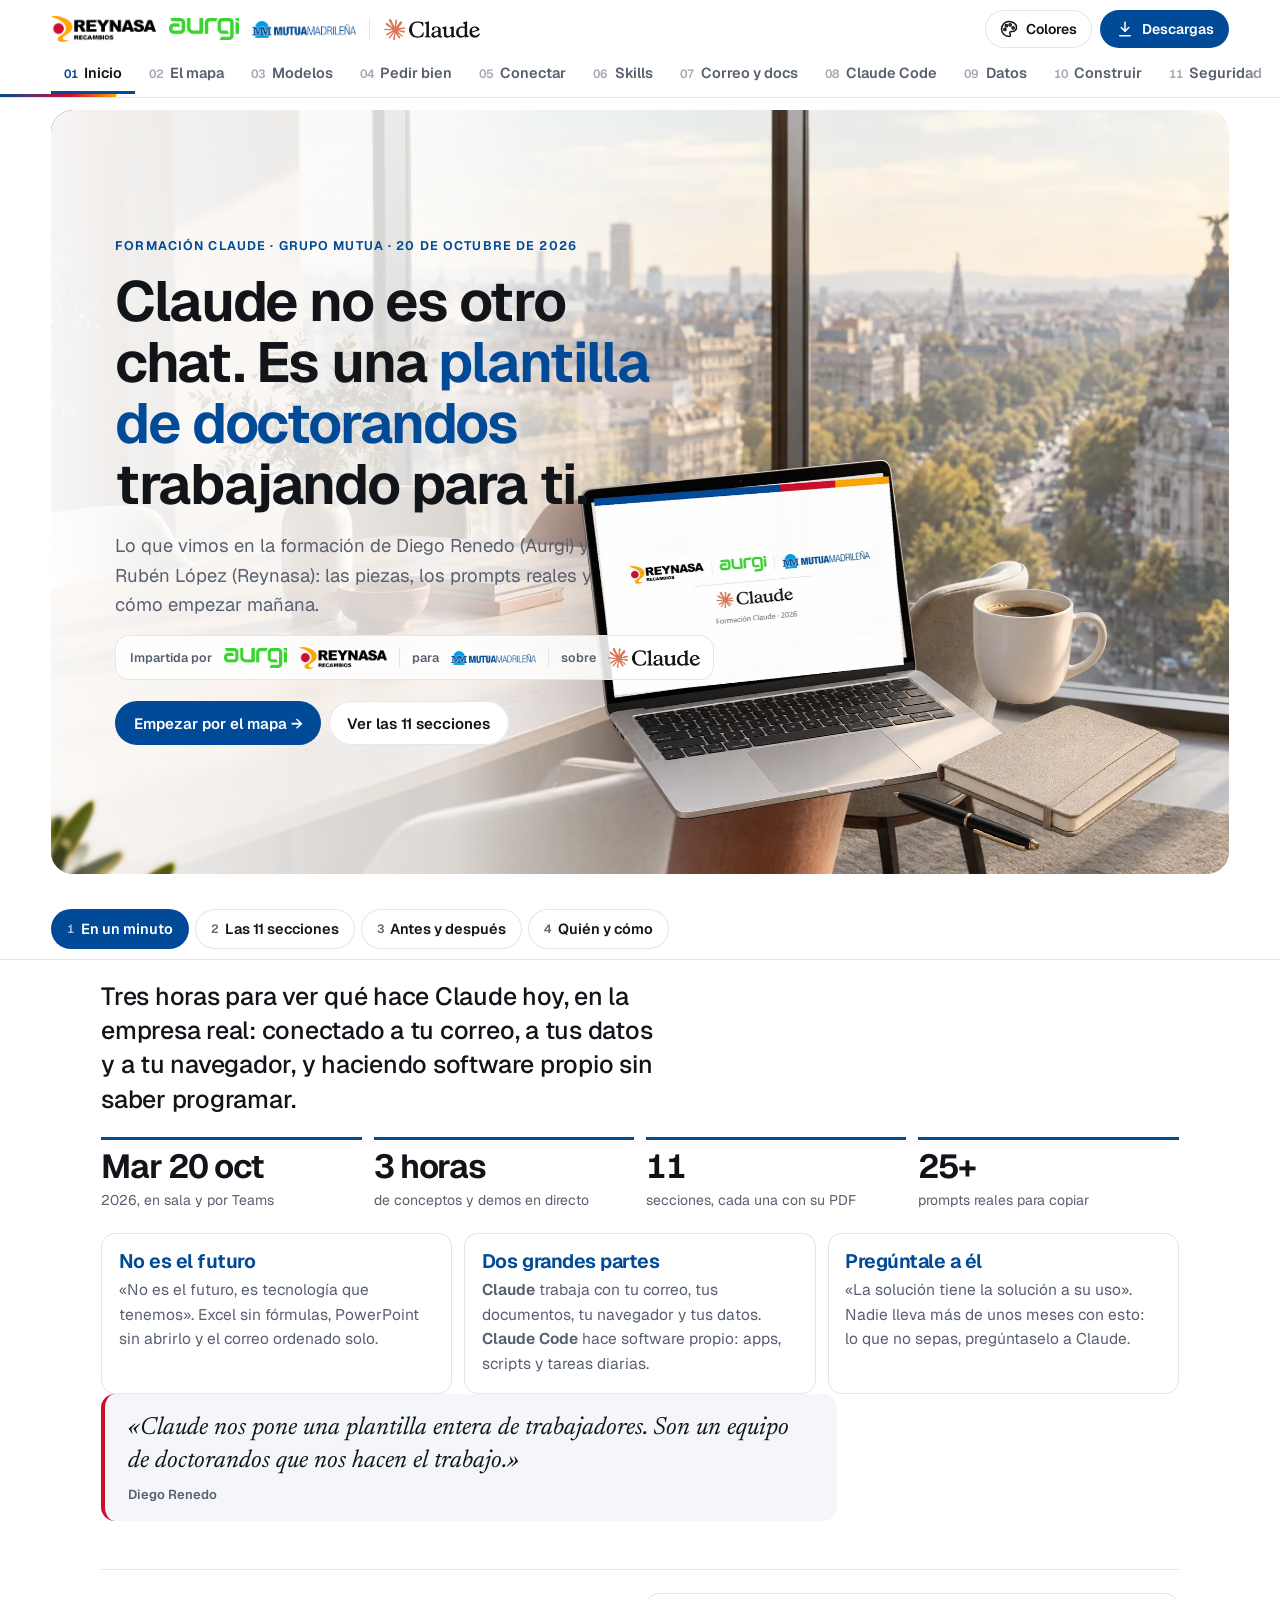
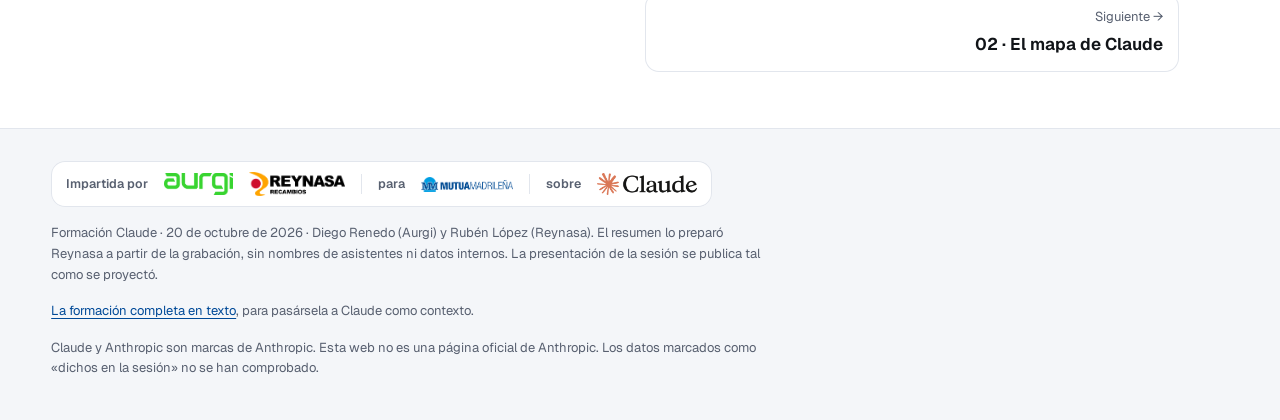
<file: index.html>
<!doctype html>
<html lang="es" data-tema="reynasa">
<head>
<meta charset="utf-8">
<meta name="viewport" content="width=device-width, initial-scale=1, viewport-fit=cover">
<title>Formación Claude · Reynasa × Aurgi × Grupo Mutua</title>
<meta name="description" content="Resumen interactivo de la formación sobre Claude del 20 de octubre de 2026: las piezas, los prompts reales y cómo empezar.">
<meta name="robots" content="noindex, nofollow">
<meta name="theme-color" content="#ffffff">
<meta property="og:title" content="Formación Claude · Reynasa × Aurgi × Grupo Mutua">
<meta property="og:description" content="Resumen interactivo de la formación sobre Claude del 20 de octubre de 2026.">
<meta property="og:image" content="https://rubeniarey.github.io/formacion-claude/assets/og.jpg">
<meta name="twitter:card" content="summary_large_image">
<link rel="icon" href="assets/logos/claude-spark.svg">
<link rel="alternate" type="text/markdown" href="formacion.md" title="La formación completa, en texto">
<link rel="preconnect" href="https://fonts.googleapis.com">
<link rel="preconnect" href="https://fonts.gstatic.com" crossorigin>
<link rel="stylesheet" href="https://fonts.googleapis.com/css2?family=Geist:wght@400..700&family=Newsreader:ital,opsz,wght@1,6..72,400..500&display=swap">
<link rel="stylesheet" href="estilos.css">
<script>
  // Colores antes de pintar, para que no parpadee
  (function () { try { var t = new URLSearchParams(location.search).get('tema') || localStorage.getItem('formacion-claude-tema'); if (t === 'aurgi' || t === 'mutua' || t === 'reynasa') document.documentElement.setAttribute('data-tema', t); } catch (e) {} })();
</script>
</head>
<body>
<a class="saltar" href="#escenario">Saltar al contenido</a>
<header class="barra">
  <div class="barra__fila">
    <a class="marcas" href="#/inicio" aria-label="Formación Claude: ir al inicio">
      <img data-empresa="reynasa" class="l-reynasa" src="assets/logos/reynasa.png" alt="Reynasa Recambios" width="900" height="224">
      <img data-empresa="aurgi" class="l-aurgi" src="assets/logos/aurgi.png" alt="Aurgi" width="700" height="222">
      <img data-empresa="mutua" class="l-mutua" src="assets/logos/mutua.png" alt="Mutua Madrileña" width="900" height="148">
      <span class="marcas__sep" aria-hidden="true"></span>
      <img class="l-claude" src="assets/logos/claude.png" alt="Claude" width="700" height="153">
    </a>
    <div class="barra__acc">
      <div class="colores">
        <button type="button" class="btn btn--claro" data-colores aria-expanded="false" aria-controls="panel-colores"><svg viewBox="0 0 24 24" fill="none" stroke="currentColor" stroke-width="2" stroke-linecap="round" stroke-linejoin="round" aria-hidden="true"><circle cx="13.5" cy="6.5" r="1.5"/><circle cx="17.5" cy="10.5" r="1.5"/><circle cx="8.5" cy="7.5" r="1.5"/><circle cx="6.5" cy="12.5" r="1.5"/><path d="M12 2a10 10 0 0 0 0 20c1.1 0 2-.9 2-2 0-.5-.2-1-.5-1.3-.3-.4-.5-.8-.5-1.3 0-1.1.9-2 2-2h2.4A5.6 5.6 0 0 0 22 9.8C22 5.5 17.5 2 12 2z"/></svg><span>Colores</span></button>
        <div class="colores__panel" id="panel-colores" role="group" aria-label="Colores de la web" hidden>
          <p>Ve la web con los colores de cada empresa.</p>
          <button type="button" class="tema" data-tema="reynasa" aria-pressed="true"><span class="tema__muestra" aria-hidden="true"><i style="background:#004A98"></i><i style="background:#CE0E2D"></i><i style="background:#FFA400"></i></span>Reynasa<img src="assets/logos/reynasa.png" alt="" width="900" height="224"></button>
          <button type="button" class="tema" data-tema="aurgi" aria-pressed="false"><span class="tema__muestra" aria-hidden="true"><i style="background:#333F48"></i><i style="background:#007D15"></i><i style="background:#38D430"></i></span>Aurgi<img src="assets/logos/aurgi.png" alt="" width="700" height="222"></button>
          <button type="button" class="tema" data-tema="mutua" aria-pressed="false"><span class="tema__muestra" aria-hidden="true"><i style="background:#004b93"></i><i style="background:#0079b8"></i><i style="background:#009ee2"></i></span>Mutua<img src="assets/logos/mutua.png" alt="" width="900" height="148"></button>
        </div>
      </div>
      <a class="btn" href="#/descargas"><svg viewBox="0 0 24 24" fill="none" stroke="currentColor" stroke-width="2" stroke-linecap="round" stroke-linejoin="round" aria-hidden="true"><path d="M12 3v12"/><path d="m7 10 5 5 5-5"/><path d="M5 21h14"/></svg><span>Descargas</span></a>
    </div>
  </div>
  <nav class="pestanas" aria-label="Secciones"><ol></ol></nav>
  <div class="barra__progreso" aria-hidden="true"><i></i></div>
</header>
<main id="escenario" tabindex="-1"><noscript><p class="sin-js">Esta web necesita JavaScript. La formación completa, en texto, está en <a href="formacion.md">formacion.md</a>.</p></noscript></main>
<footer class="pie">
  <div class="pie__in">
    <div class="alianza"><span>Impartida por</span><img class="l-aurgi" src="assets/logos/aurgi.png" alt="Aurgi" width="700" height="222"><img class="l-reynasa" src="assets/logos/reynasa.png" alt="Reynasa Recambios" width="900" height="224"><i aria-hidden="true"></i><span>para</span><img class="l-mutua" src="assets/logos/mutua.png" alt="Mutua Madrileña" width="900" height="148"><i aria-hidden="true"></i><span>sobre</span><img class="l-claude" src="assets/logos/claude.png" alt="Claude" width="700" height="153"></div>
    <p>Formación Claude · 20 de octubre de 2026 · Diego Renedo (Aurgi) y Rubén López (Reynasa). El resumen lo preparó Reynasa a partir de la grabación, sin nombres de asistentes ni datos internos. La presentación de la sesión se publica tal como se proyectó.</p>
    <p><a href="formacion.md">La formación completa en texto</a>, para pasársela a Claude como contexto.</p>
    <p>Claude y Anthropic son marcas de Anthropic. Esta web no es una página oficial de Anthropic. Los datos marcados como «dichos en la sesión» no se han comprobado.</p>
  </div>
</footer>
<script src="contenido.js"></script>
<script src="descargas/tamanos.js"></script>
<script src="app.js"></script>
</body>
</html>
</file>
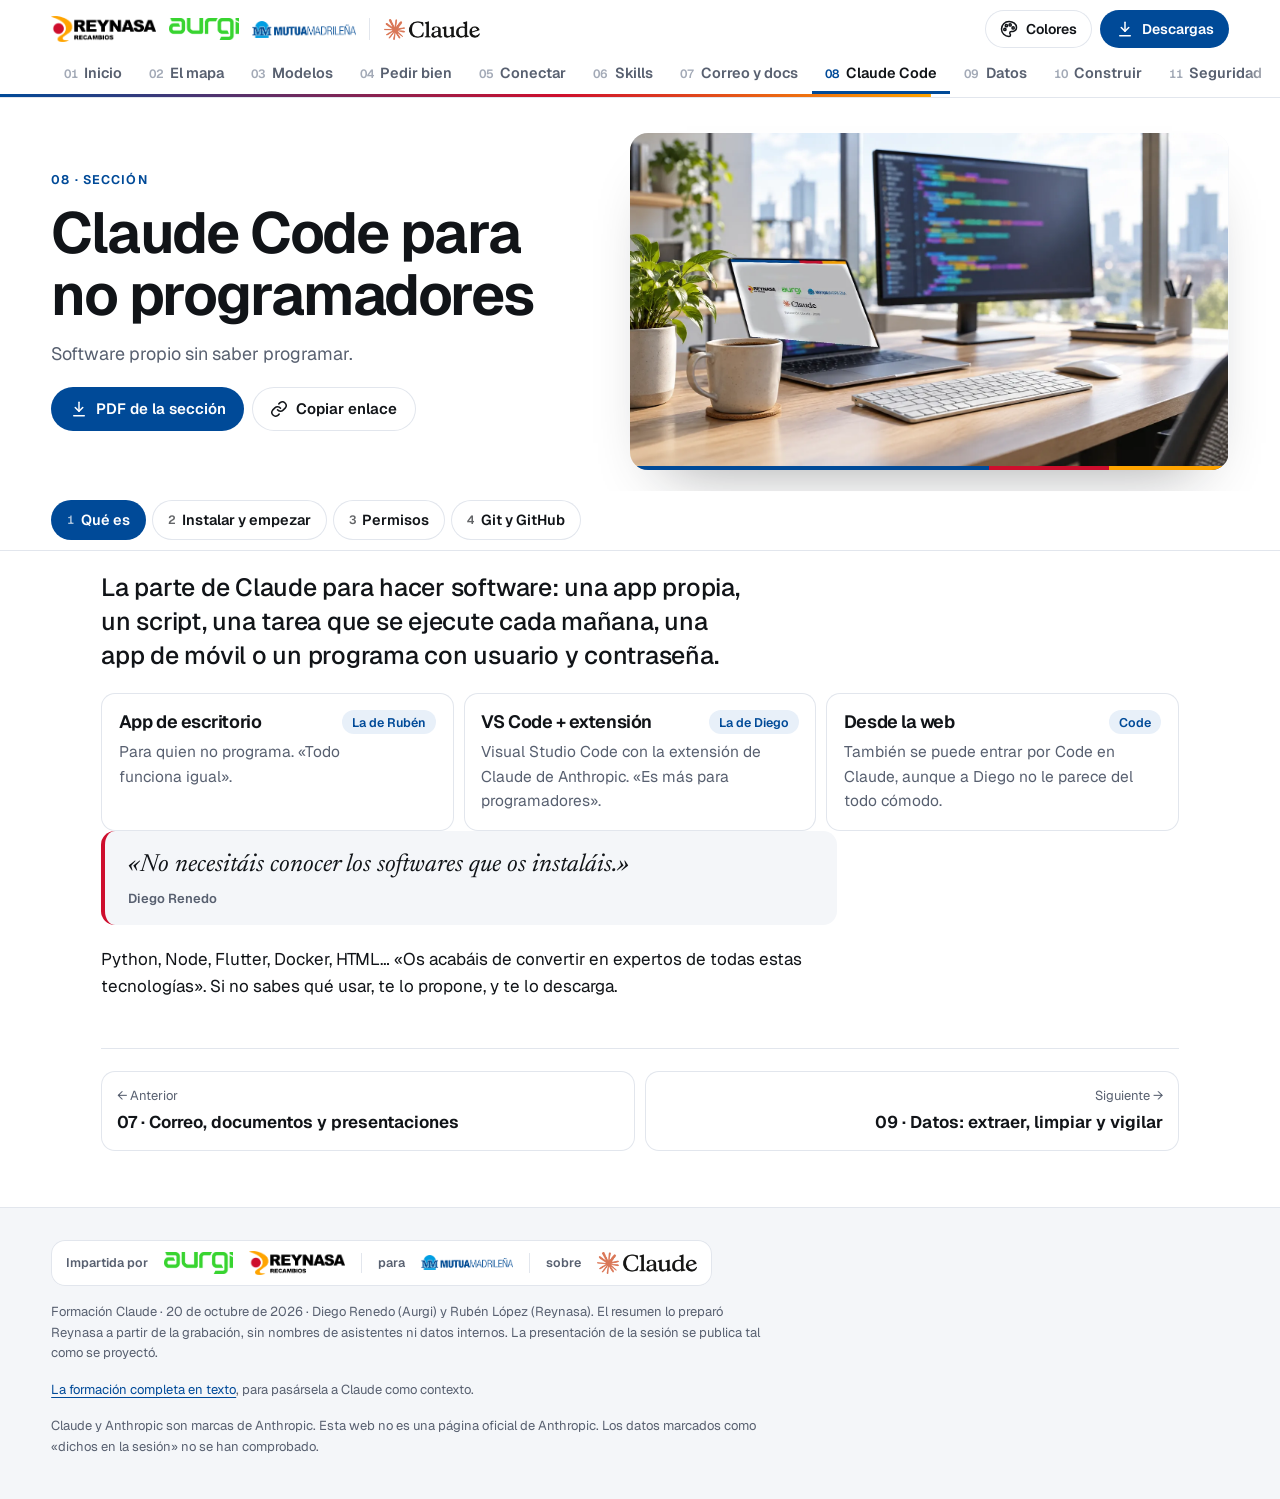
<file: claude-code/index.html>
<!doctype html>
<html lang="es">
<head>
<meta charset="utf-8">
<meta name="viewport" content="width=device-width, initial-scale=1">
<meta name="robots" content="noindex, nofollow">
<title>Claude Code para no programadores · Formación Claude</title>
<meta name="description" content="Software propio sin saber programar.">
<meta property="og:title" content="08 · Claude Code para no programadores · Formación Claude">
<meta property="og:description" content="Software propio sin saber programar.">
<meta property="og:image" content="https://rubeniarey.github.io/formacion-claude/assets/og.jpg">
<meta name="twitter:card" content="summary_large_image">
<link rel="icon" href="../assets/logos/claude-spark.svg">
<meta http-equiv="refresh" content="0; url=../#/claude-code">
<script>location.replace('../' + location.search + '#/claude-code');</script>
<style>body{font:16px system-ui,sans-serif;margin:0;padding:24px 16px;background:#fff;color:#15171c}a{color:#004A98}</style>
</head>
<body><p><a href="../#/claude-code">Ir a «Claude Code para no programadores»</a></p></body>
</html>
</file>
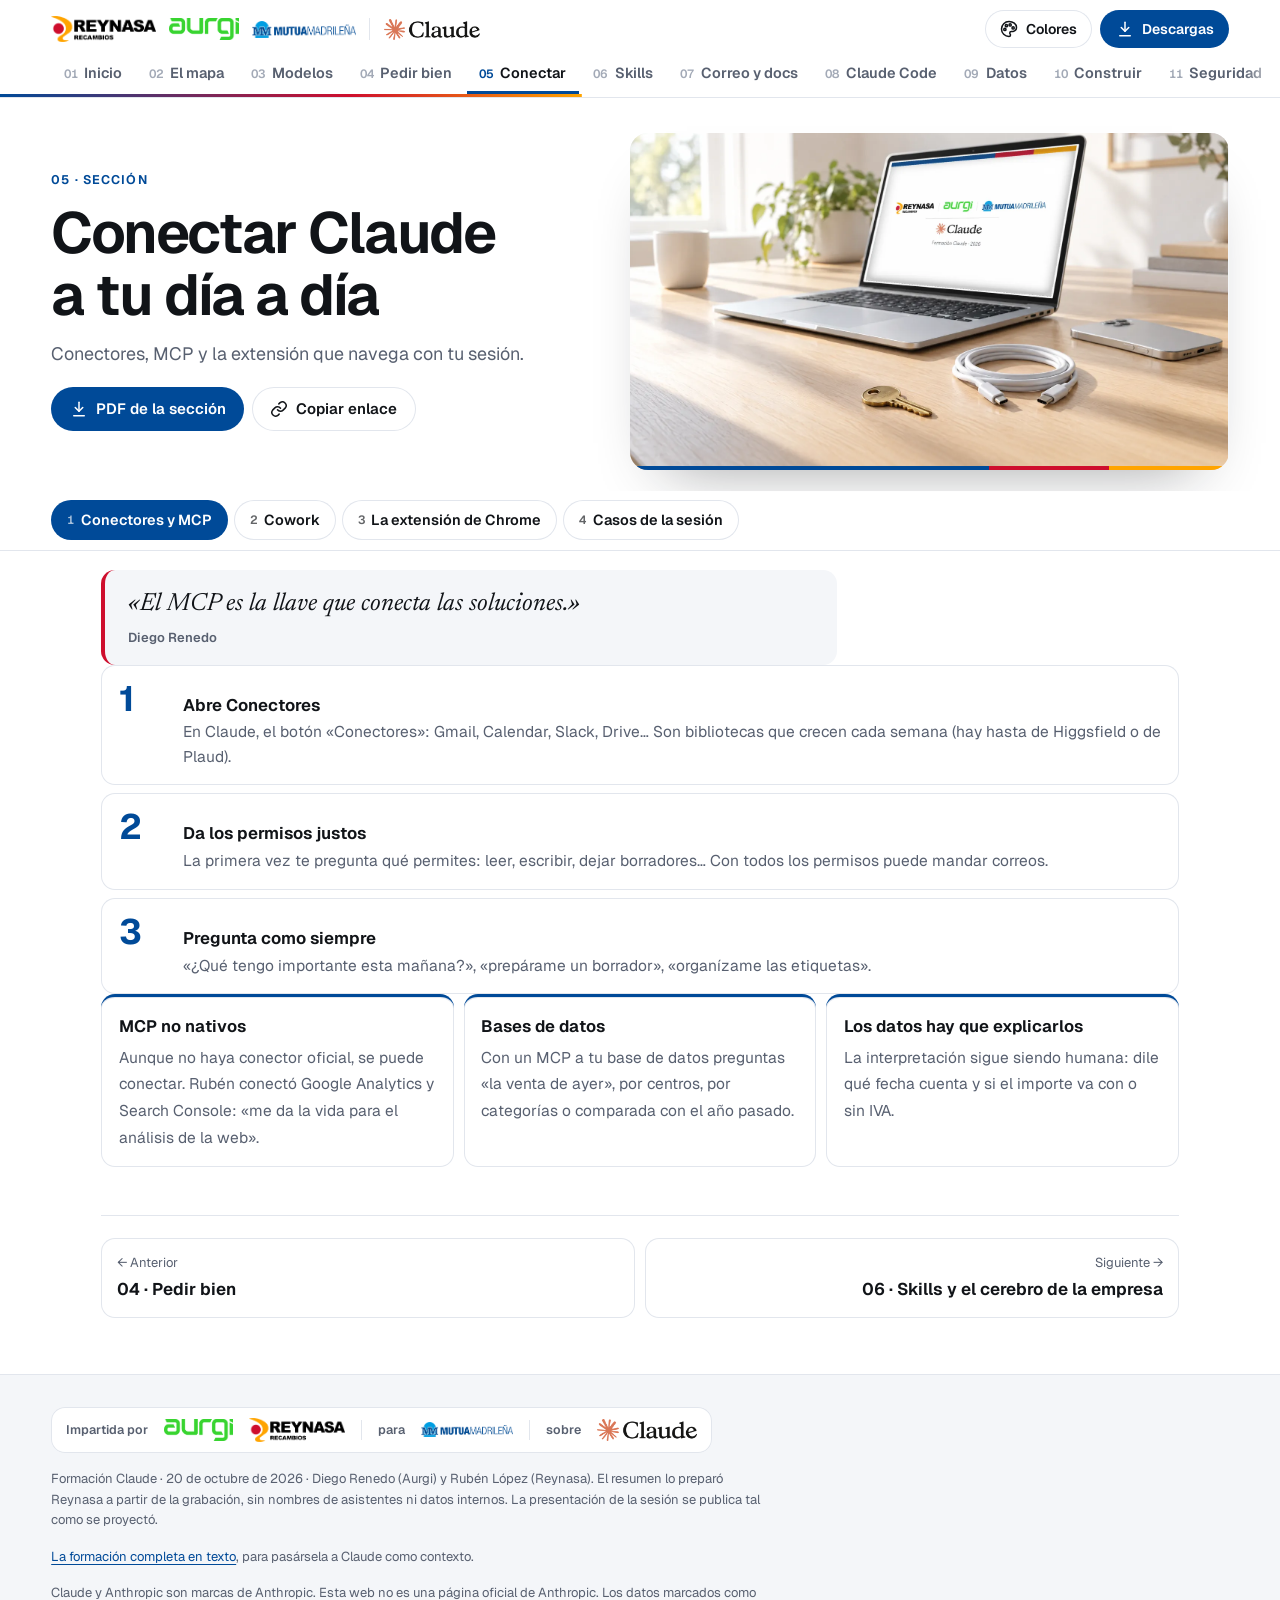
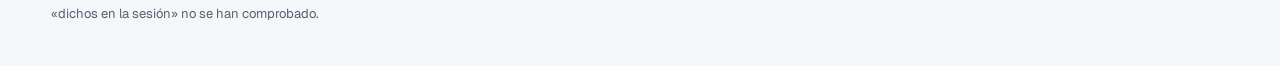
<file: conectar/index.html>
<!doctype html>
<html lang="es">
<head>
<meta charset="utf-8">
<meta name="viewport" content="width=device-width, initial-scale=1">
<meta name="robots" content="noindex, nofollow">
<title>Conectar Claude a tu día a día · Formación Claude</title>
<meta name="description" content="Conectores, MCP y la extensión que navega con tu sesión.">
<meta property="og:title" content="05 · Conectar Claude a tu día a día · Formación Claude">
<meta property="og:description" content="Conectores, MCP y la extensión que navega con tu sesión.">
<meta property="og:image" content="https://rubeniarey.github.io/formacion-claude/assets/og.jpg">
<meta name="twitter:card" content="summary_large_image">
<link rel="icon" href="../assets/logos/claude-spark.svg">
<meta http-equiv="refresh" content="0; url=../#/conectar">
<script>location.replace('../' + location.search + '#/conectar');</script>
<style>body{font:16px system-ui,sans-serif;margin:0;padding:24px 16px;background:#fff;color:#15171c}a{color:#004A98}</style>
</head>
<body><p><a href="../#/conectar">Ir a «Conectar Claude a tu día a día»</a></p></body>
</html>
</file>
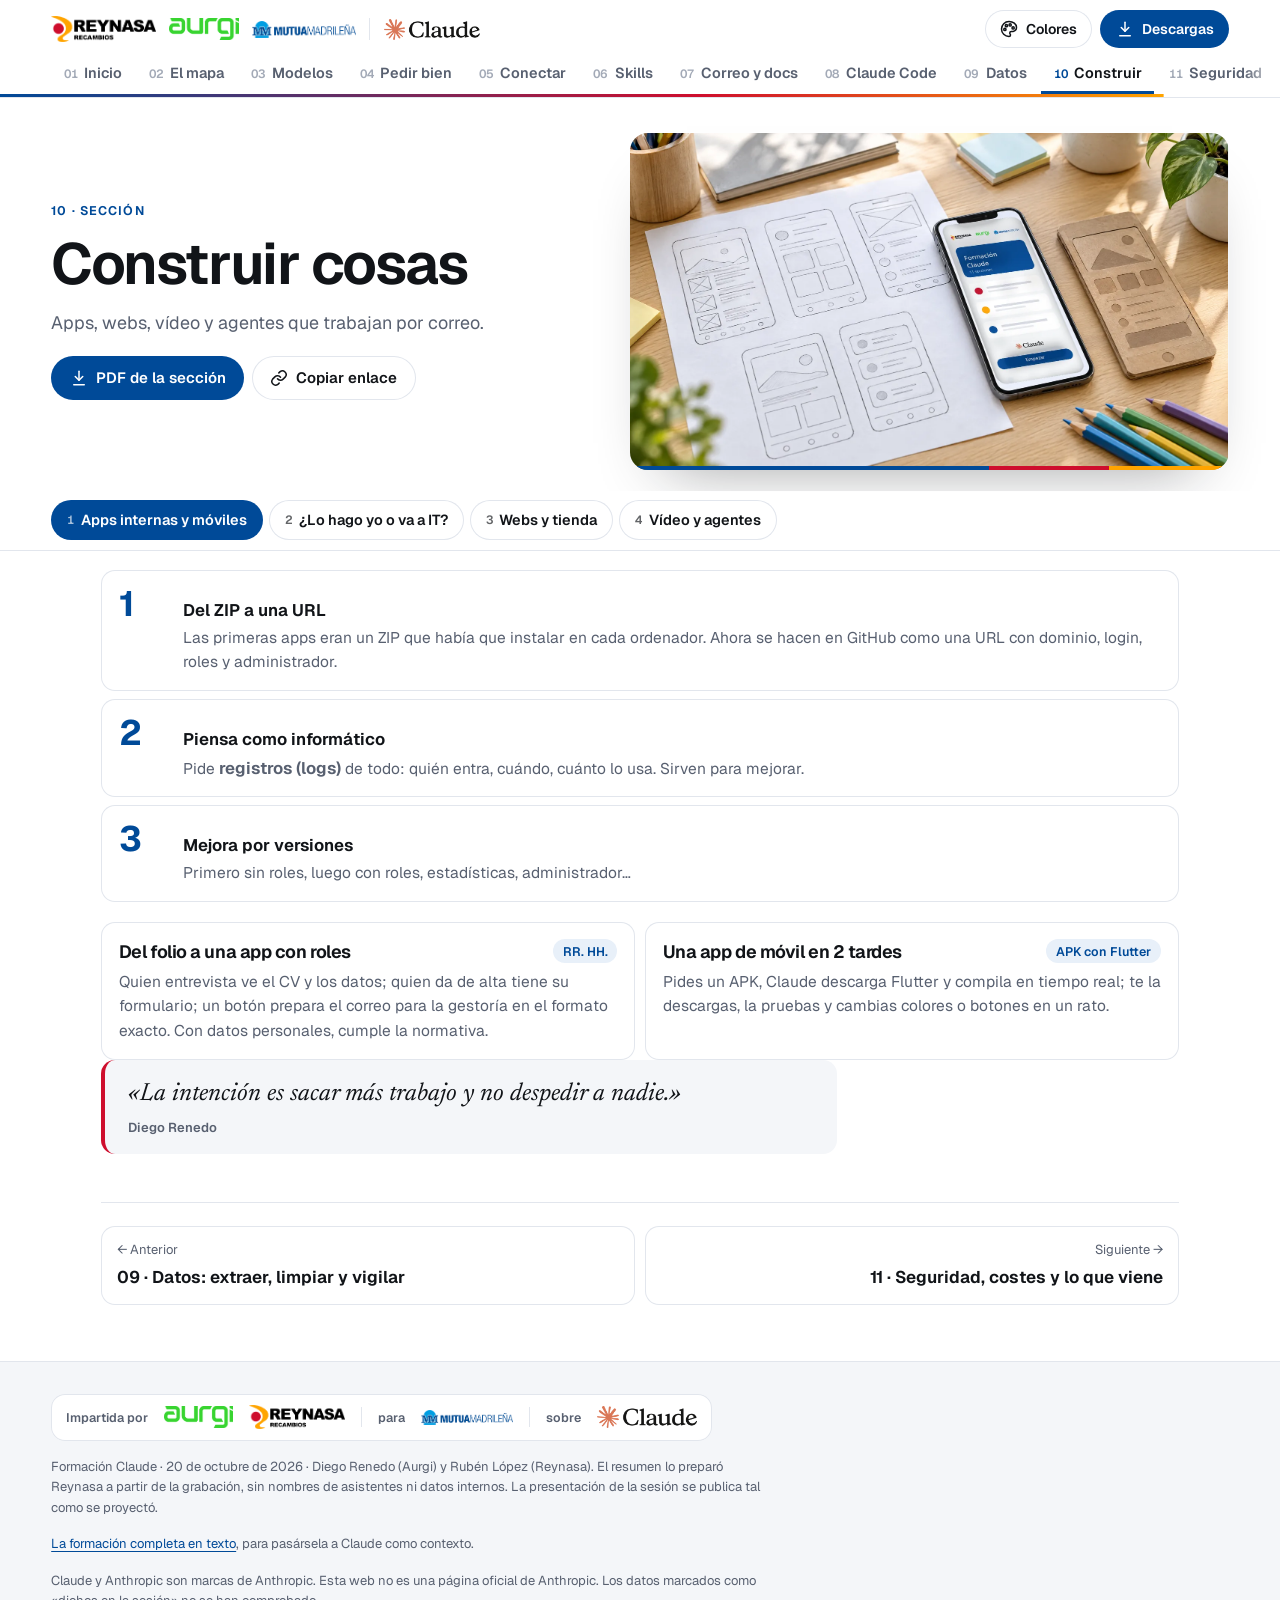
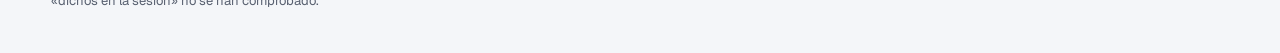
<file: construir/index.html>
<!doctype html>
<html lang="es">
<head>
<meta charset="utf-8">
<meta name="viewport" content="width=device-width, initial-scale=1">
<meta name="robots" content="noindex, nofollow">
<title>Construir cosas · Formación Claude</title>
<meta name="description" content="Apps, webs, vídeo y agentes que trabajan por correo.">
<meta property="og:title" content="10 · Construir cosas · Formación Claude">
<meta property="og:description" content="Apps, webs, vídeo y agentes que trabajan por correo.">
<meta property="og:image" content="https://rubeniarey.github.io/formacion-claude/assets/og.jpg">
<meta name="twitter:card" content="summary_large_image">
<link rel="icon" href="../assets/logos/claude-spark.svg">
<meta http-equiv="refresh" content="0; url=../#/construir">
<script>location.replace('../' + location.search + '#/construir');</script>
<style>body{font:16px system-ui,sans-serif;margin:0;padding:24px 16px;background:#fff;color:#15171c}a{color:#004A98}</style>
</head>
<body><p><a href="../#/construir">Ir a «Construir cosas»</a></p></body>
</html>
</file>
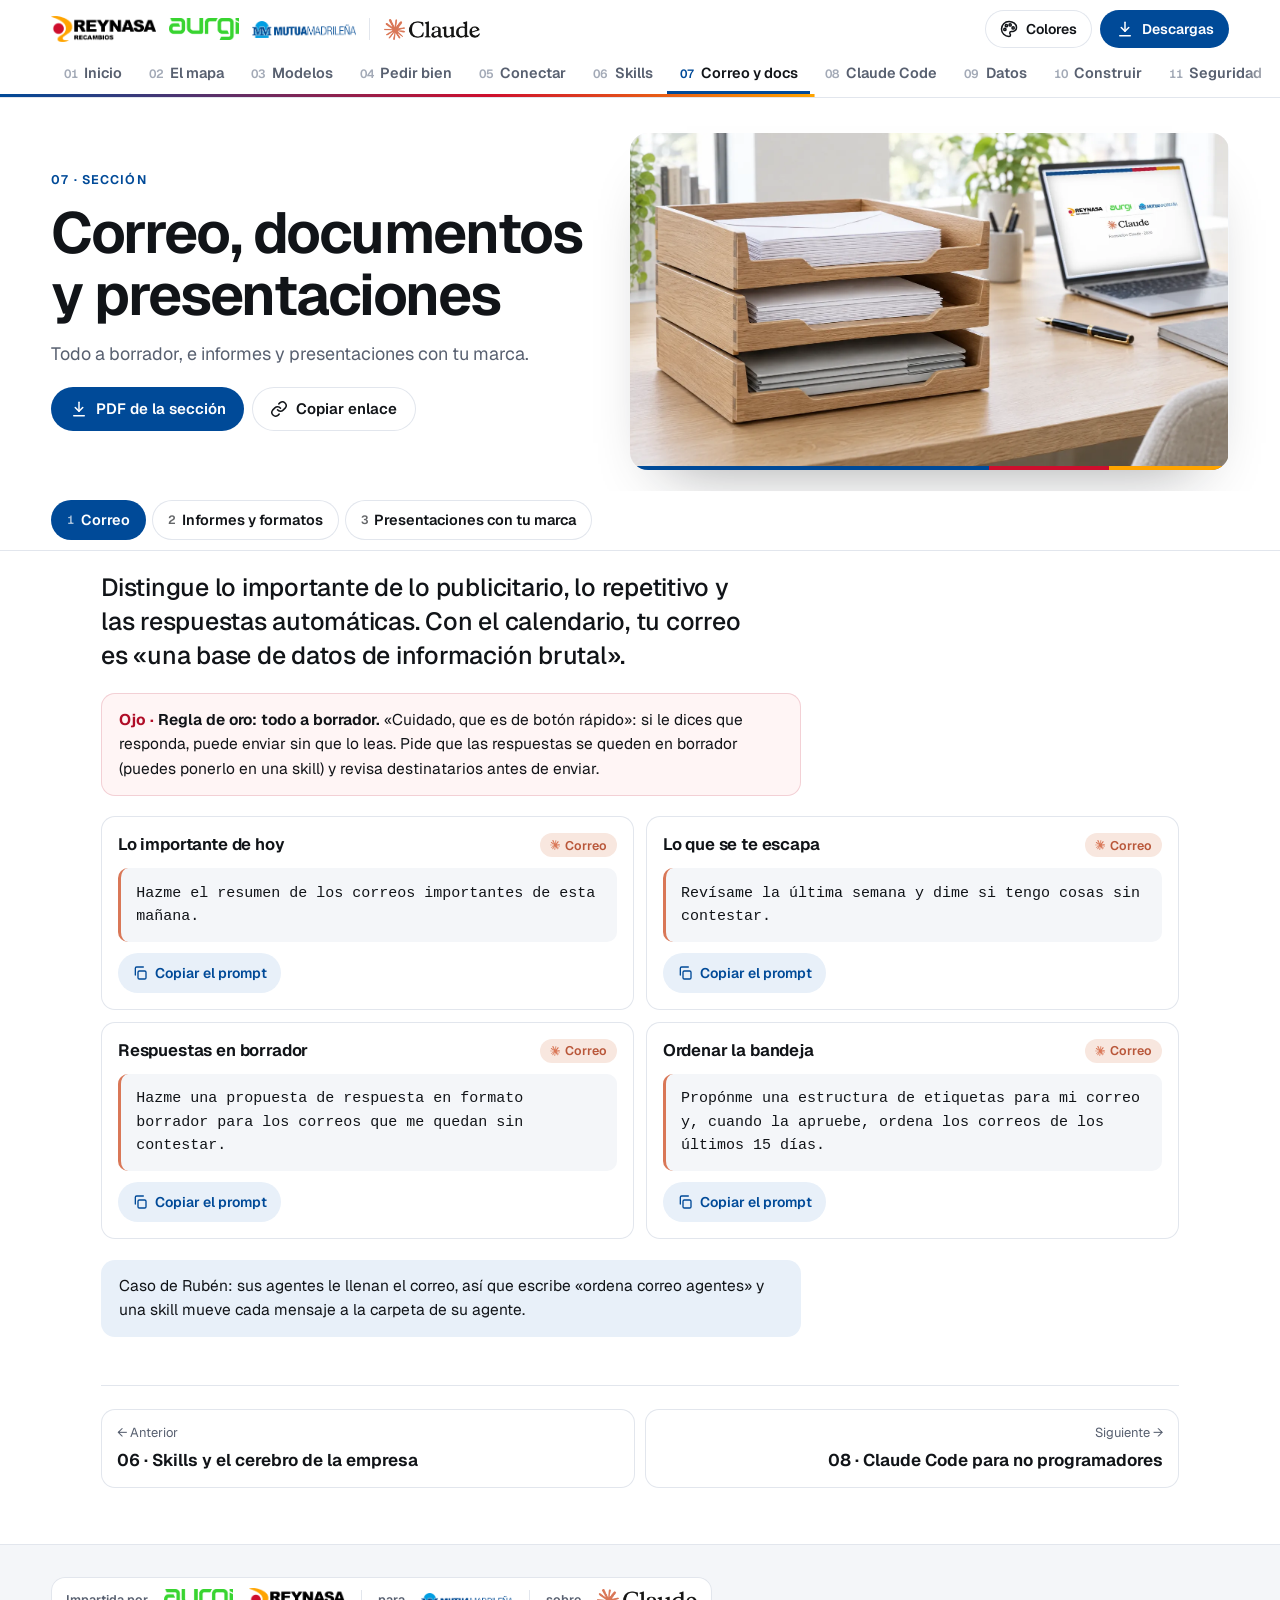
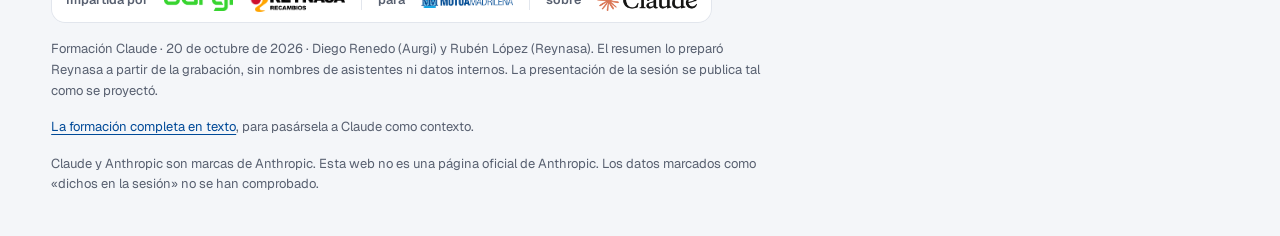
<file: correo/index.html>
<!doctype html>
<html lang="es">
<head>
<meta charset="utf-8">
<meta name="viewport" content="width=device-width, initial-scale=1">
<meta name="robots" content="noindex, nofollow">
<title>Correo, documentos y presentaciones · Formación Claude</title>
<meta name="description" content="Todo a borrador, e informes y presentaciones con tu marca.">
<meta property="og:title" content="07 · Correo, documentos y presentaciones · Formación Claude">
<meta property="og:description" content="Todo a borrador, e informes y presentaciones con tu marca.">
<meta property="og:image" content="https://rubeniarey.github.io/formacion-claude/assets/og.jpg">
<meta name="twitter:card" content="summary_large_image">
<link rel="icon" href="../assets/logos/claude-spark.svg">
<meta http-equiv="refresh" content="0; url=../#/correo">
<script>location.replace('../' + location.search + '#/correo');</script>
<style>body{font:16px system-ui,sans-serif;margin:0;padding:24px 16px;background:#fff;color:#15171c}a{color:#004A98}</style>
</head>
<body><p><a href="../#/correo">Ir a «Correo, documentos y presentaciones»</a></p></body>
</html>
</file>
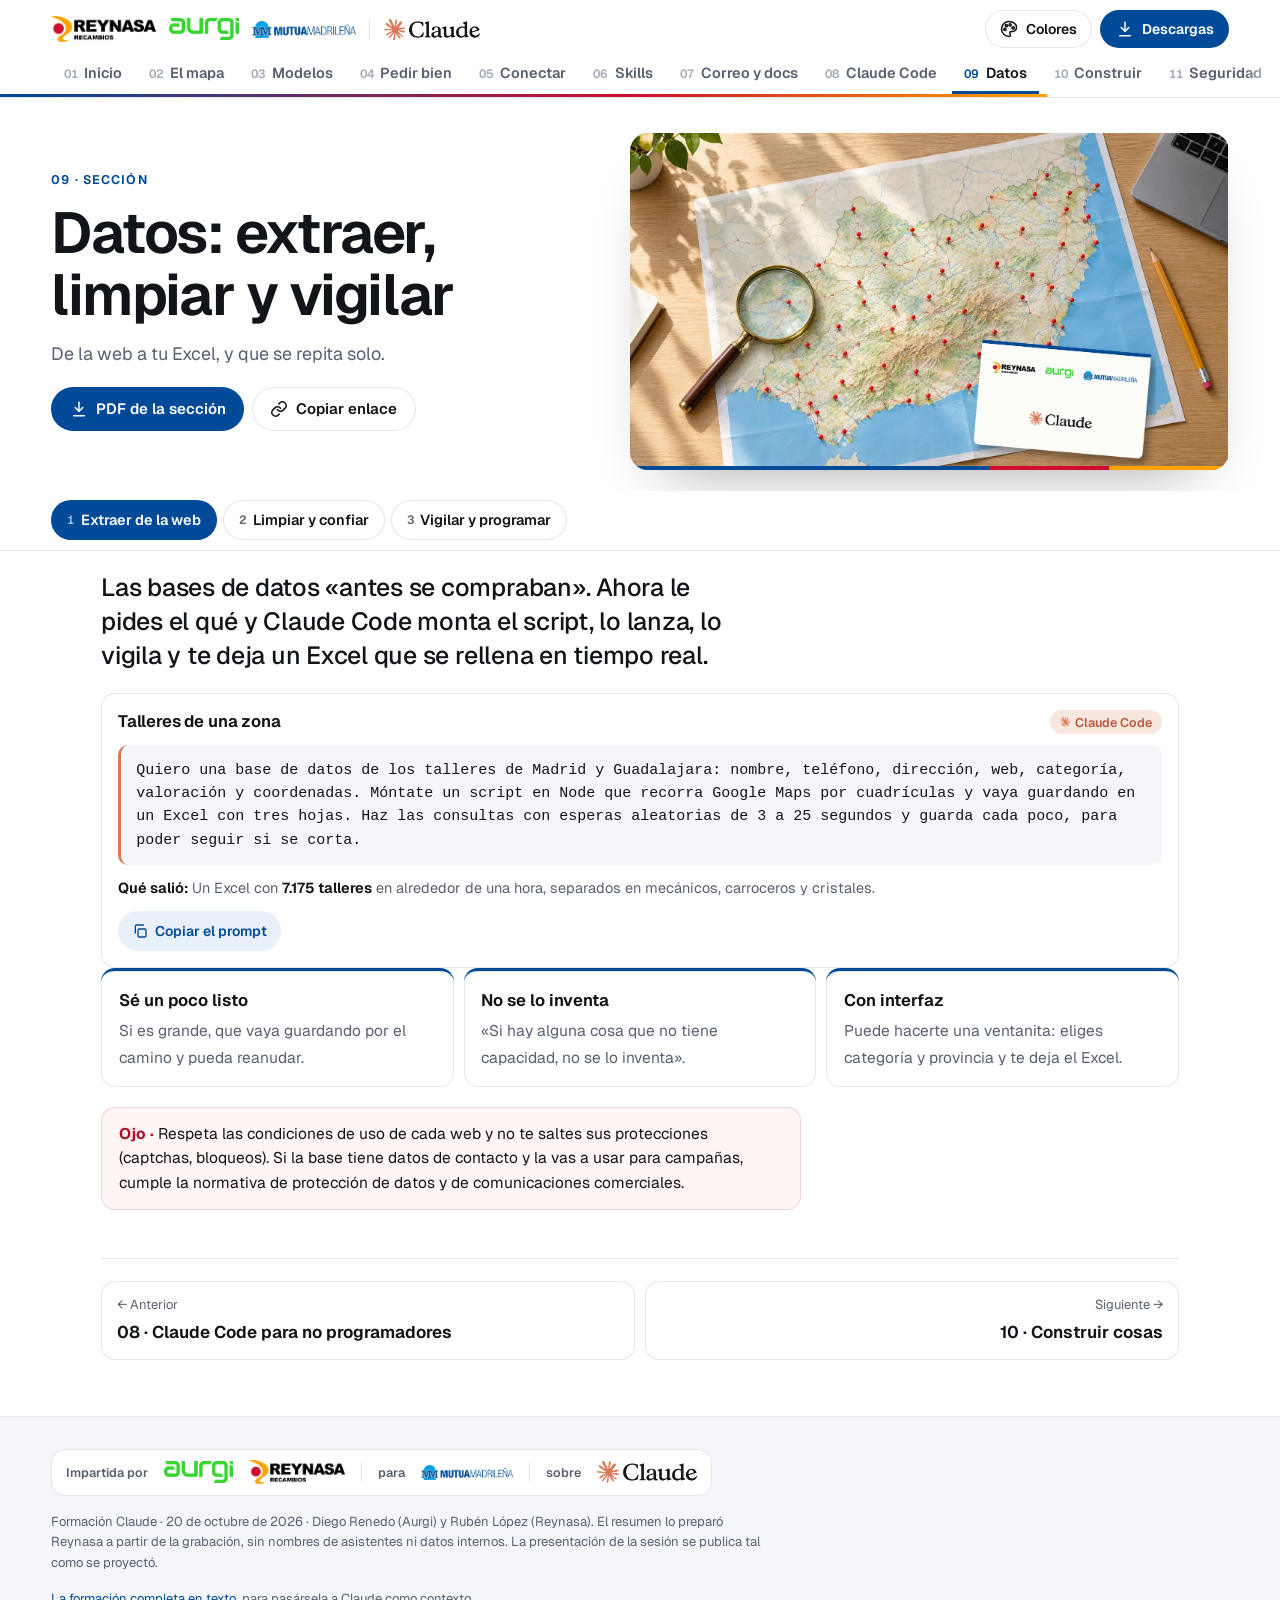
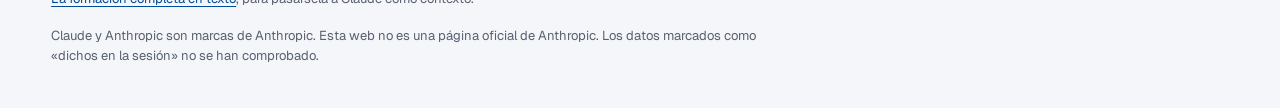
<file: datos/index.html>
<!doctype html>
<html lang="es">
<head>
<meta charset="utf-8">
<meta name="viewport" content="width=device-width, initial-scale=1">
<meta name="robots" content="noindex, nofollow">
<title>Datos: extraer, limpiar y vigilar · Formación Claude</title>
<meta name="description" content="De la web a tu Excel, y que se repita solo.">
<meta property="og:title" content="09 · Datos: extraer, limpiar y vigilar · Formación Claude">
<meta property="og:description" content="De la web a tu Excel, y que se repita solo.">
<meta property="og:image" content="https://rubeniarey.github.io/formacion-claude/assets/og.jpg">
<meta name="twitter:card" content="summary_large_image">
<link rel="icon" href="../assets/logos/claude-spark.svg">
<meta http-equiv="refresh" content="0; url=../#/datos">
<script>location.replace('../' + location.search + '#/datos');</script>
<style>body{font:16px system-ui,sans-serif;margin:0;padding:24px 16px;background:#fff;color:#15171c}a{color:#004A98}</style>
</head>
<body><p><a href="../#/datos">Ir a «Datos: extraer, limpiar y vigilar»</a></p></body>
</html>
</file>
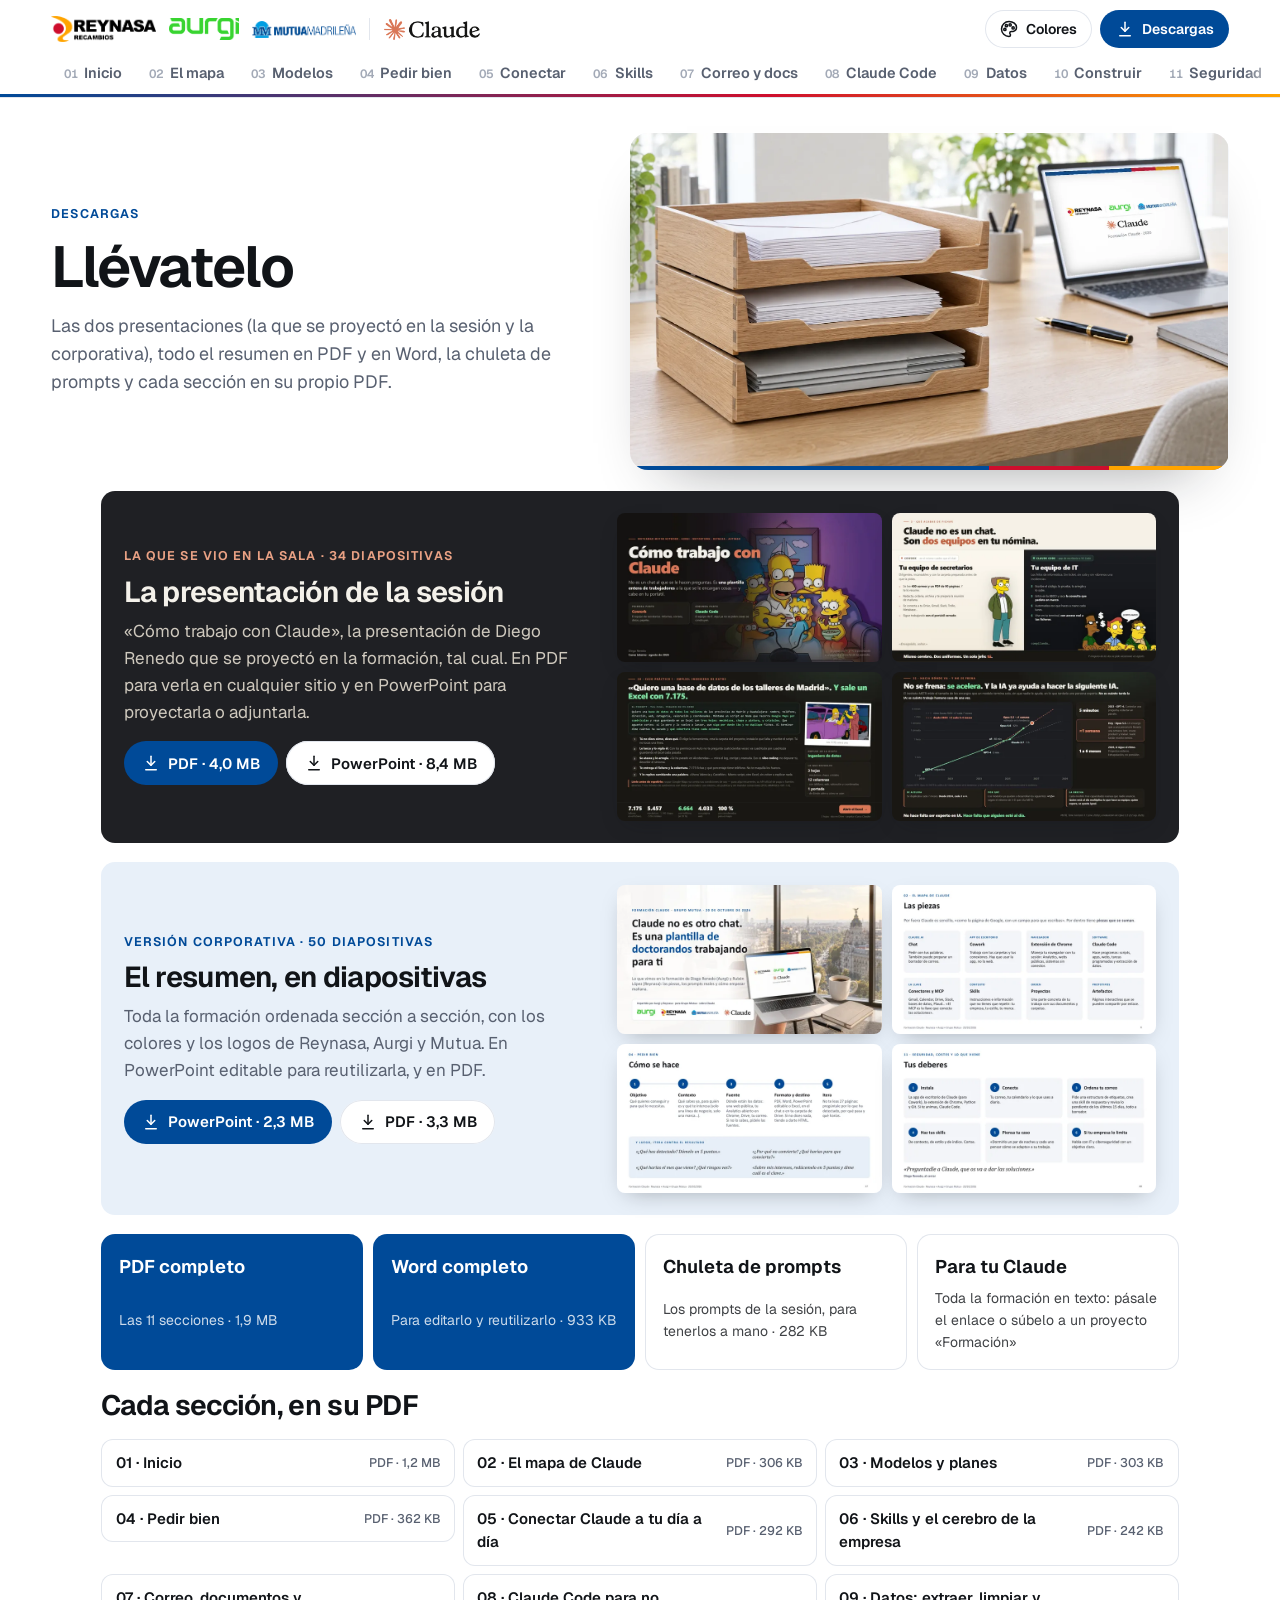
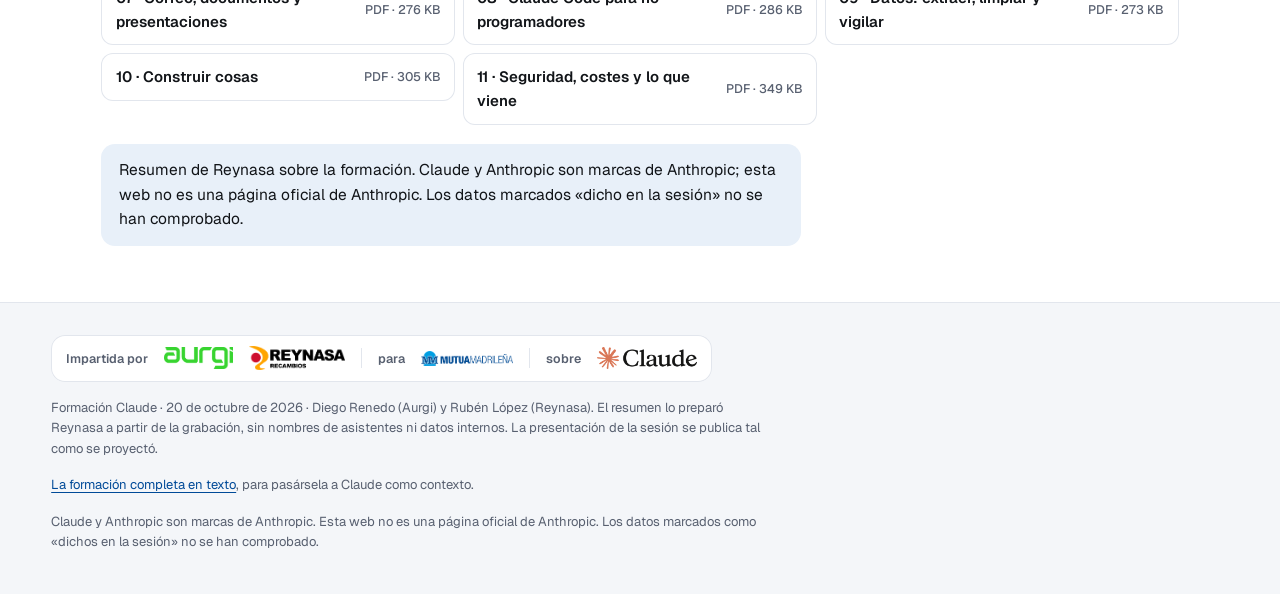
<file: descargas/index.html>
<!doctype html>
<html lang="es">
<head>
<meta charset="utf-8">
<meta name="viewport" content="width=device-width, initial-scale=1">
<meta name="robots" content="noindex, nofollow">
<title>Descargas · Formación Claude</title>
<meta name="description" content="La presentación que se proyectó en la sesión y la versión corporativa (PDF y PowerPoint), el resumen completo en PDF y Word, la chuleta de prompts y cada sección en su PDF.">
<meta property="og:title" content="↓ · Descargas · Formación Claude">
<meta property="og:description" content="La presentación que se proyectó en la sesión y la versión corporativa (PDF y PowerPoint), el resumen completo en PDF y Word, la chuleta de prompts y cada sección en su PDF.">
<meta property="og:image" content="https://rubeniarey.github.io/formacion-claude/assets/og.jpg">
<meta name="twitter:card" content="summary_large_image">
<link rel="icon" href="../assets/logos/claude-spark.svg">
<meta http-equiv="refresh" content="0; url=../#/descargas">
<script>location.replace('../' + location.search + '#/descargas');</script>
<style>body{font:16px system-ui,sans-serif;margin:0;padding:24px 16px;background:#fff;color:#15171c}a{color:#004A98}</style>
</head>
<body><p><a href="../#/descargas">Ir a «Descargas»</a></p></body>
</html>
</file>
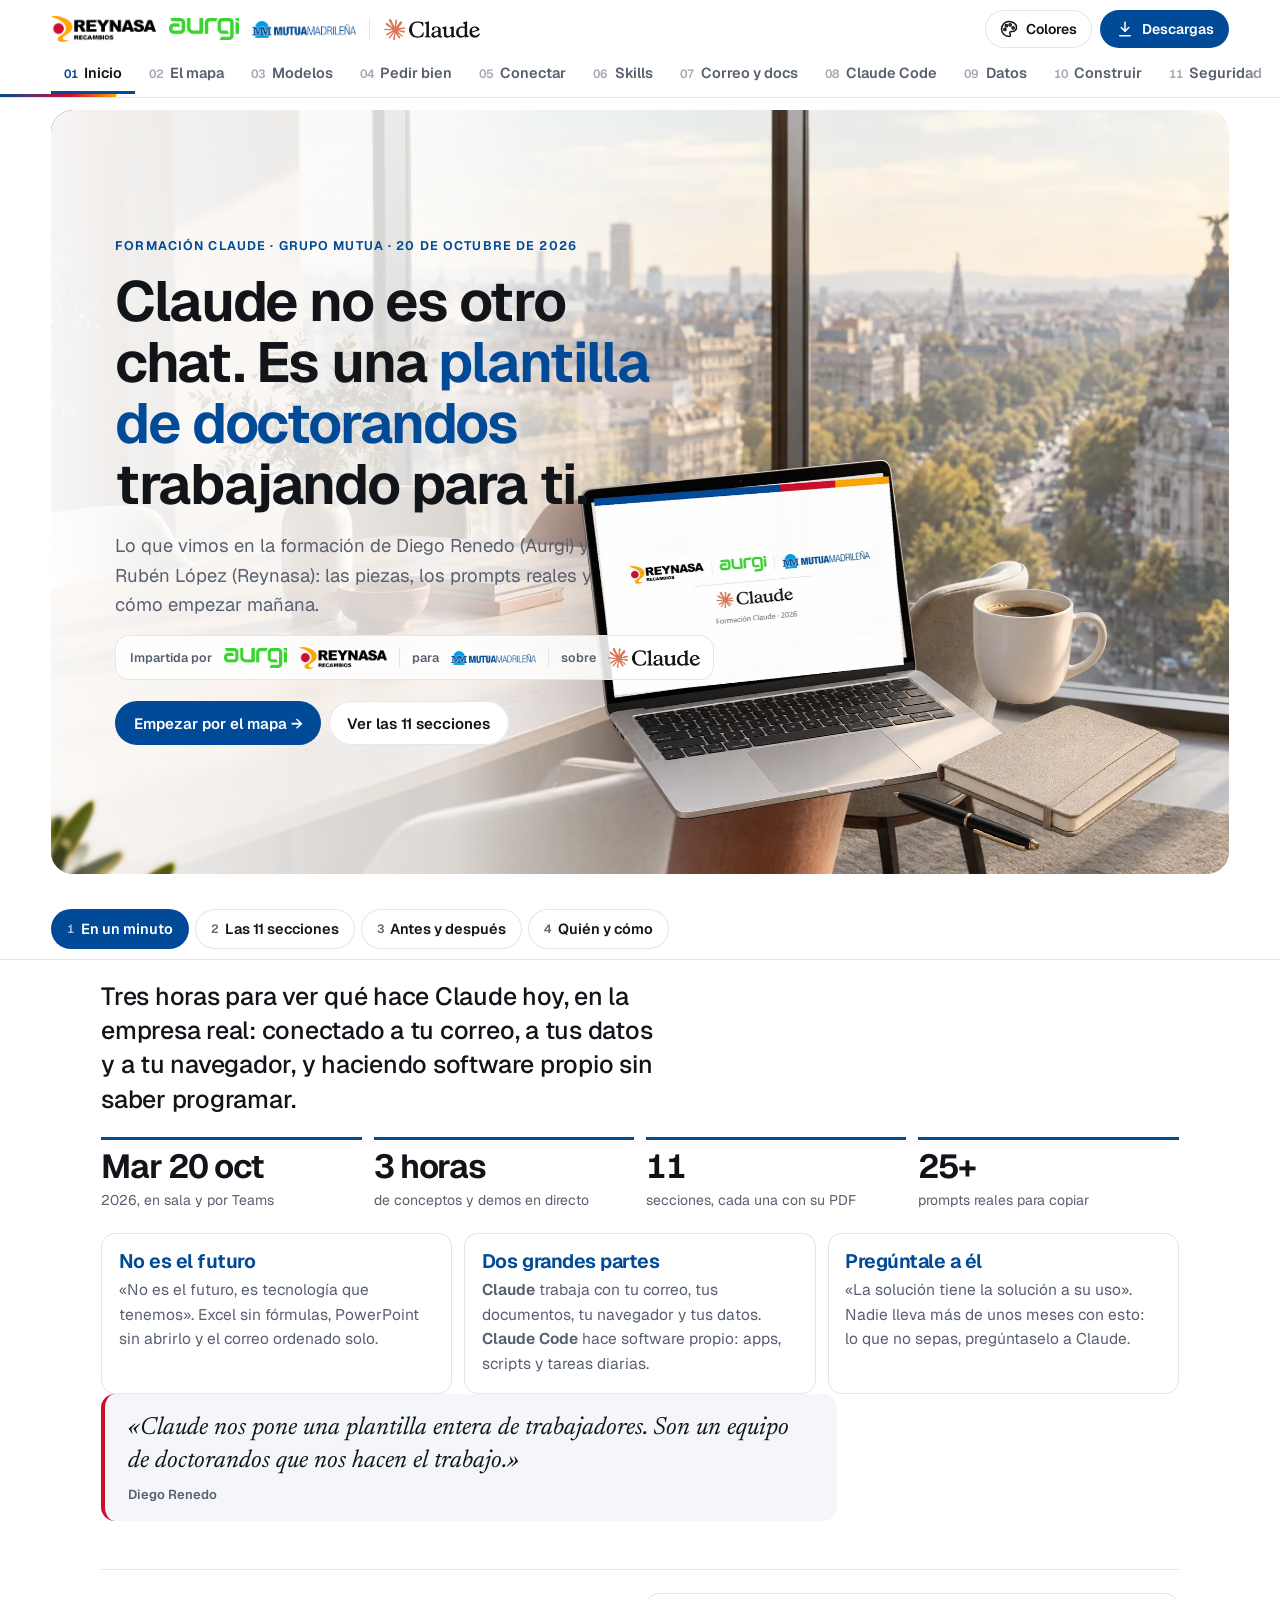
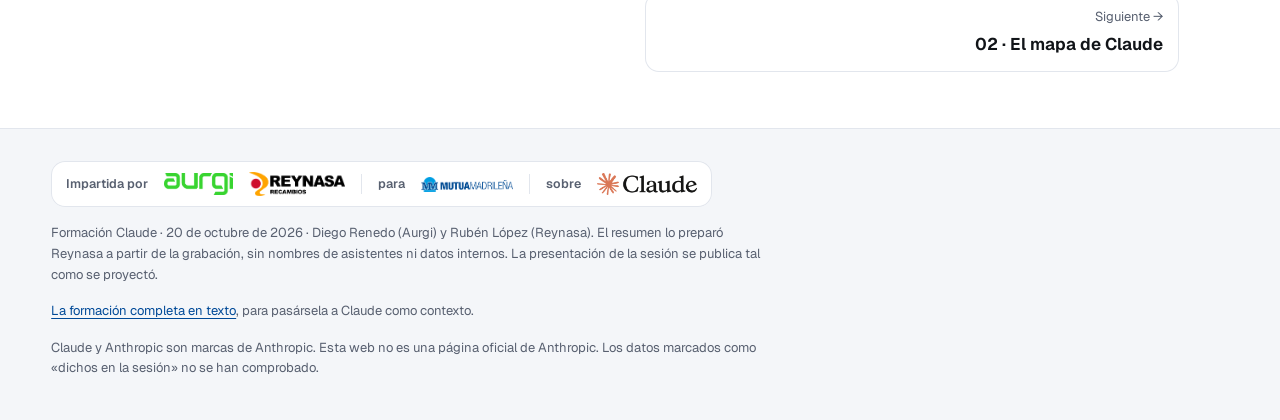
<file: inicio/index.html>
<!doctype html>
<html lang="es">
<head>
<meta charset="utf-8">
<meta name="viewport" content="width=device-width, initial-scale=1">
<meta name="robots" content="noindex, nofollow">
<title>Inicio · Formación Claude</title>
<meta name="description" content="Claude no es otro chat: es una plantilla de doctorandos trabajando para ti.">
<meta property="og:title" content="01 · Inicio · Formación Claude">
<meta property="og:description" content="Claude no es otro chat: es una plantilla de doctorandos trabajando para ti.">
<meta property="og:image" content="https://rubeniarey.github.io/formacion-claude/assets/og.jpg">
<meta name="twitter:card" content="summary_large_image">
<link rel="icon" href="../assets/logos/claude-spark.svg">
<meta http-equiv="refresh" content="0; url=../#/inicio">
<script>location.replace('../' + location.search + '#/inicio');</script>
<style>body{font:16px system-ui,sans-serif;margin:0;padding:24px 16px;background:#fff;color:#15171c}a{color:#004A98}</style>
</head>
<body><p><a href="../#/inicio">Ir a «Inicio»</a></p></body>
</html>
</file>
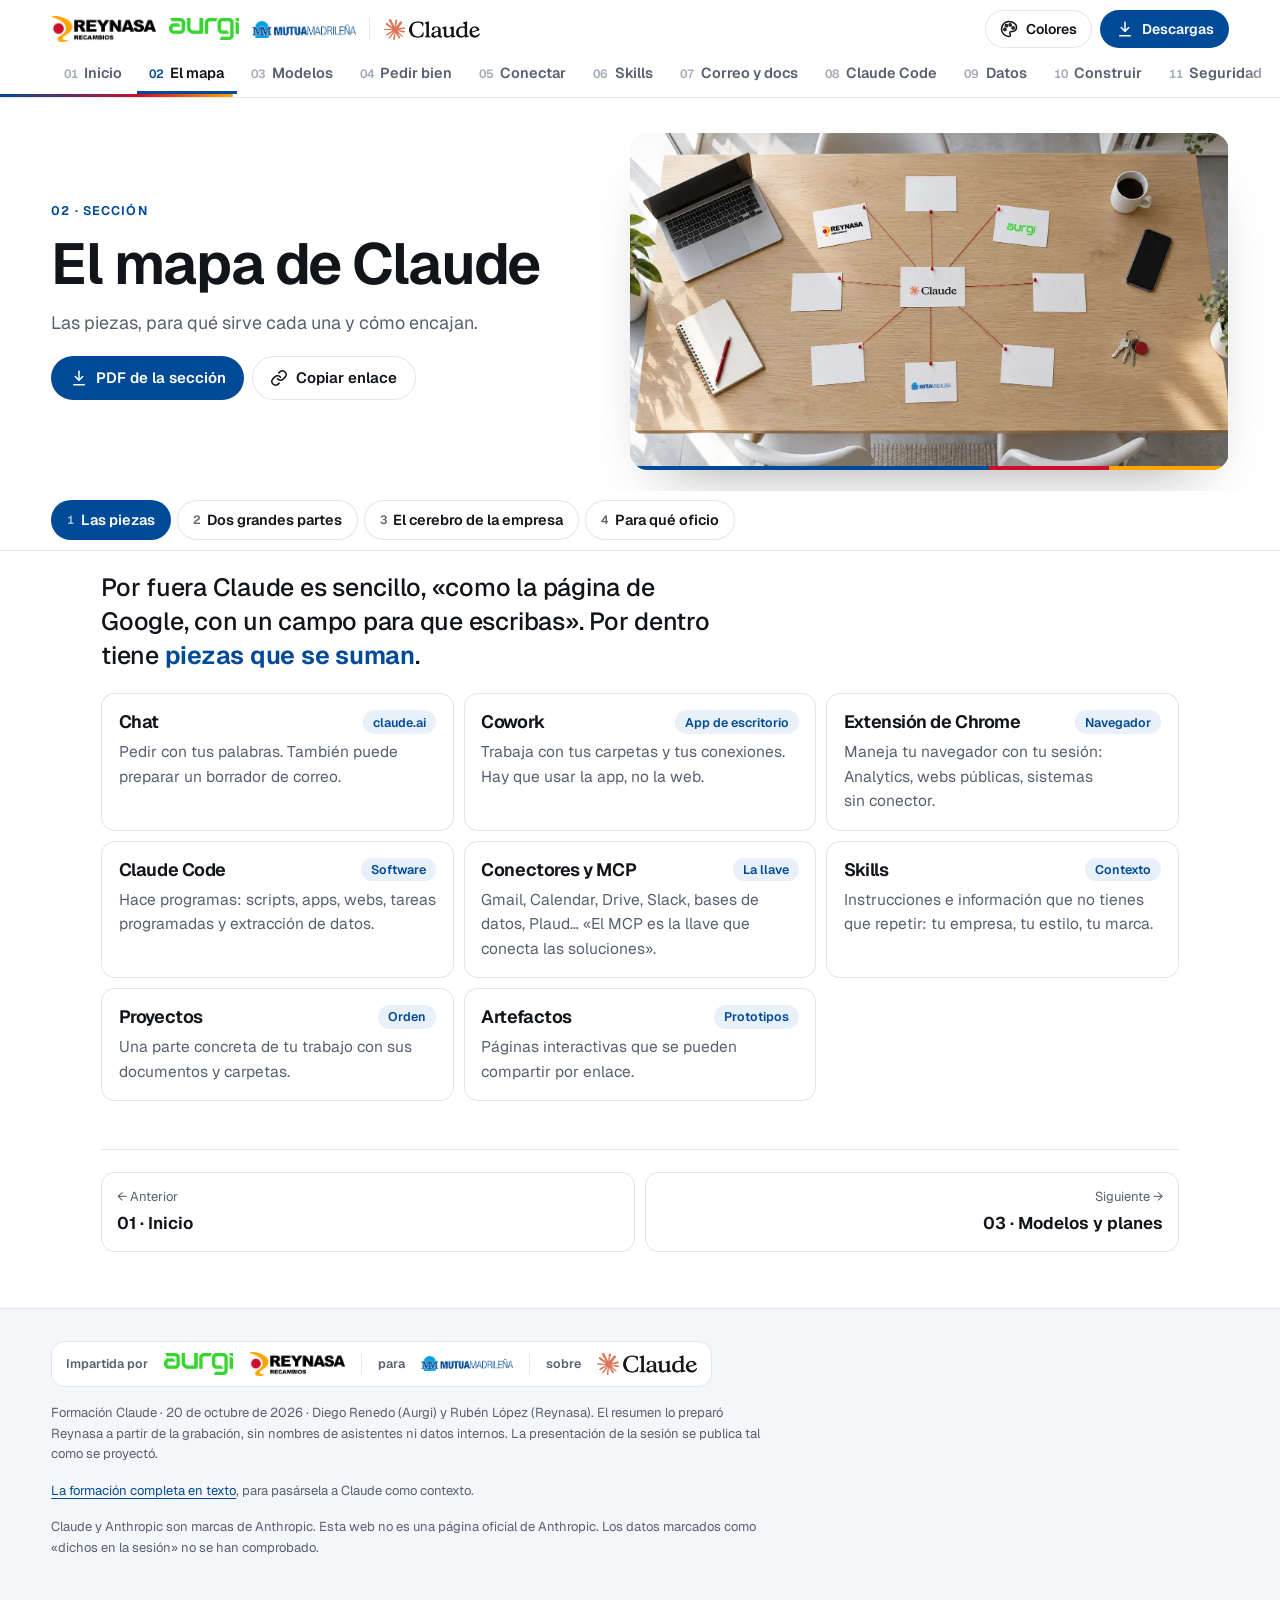
<file: mapa/index.html>
<!doctype html>
<html lang="es">
<head>
<meta charset="utf-8">
<meta name="viewport" content="width=device-width, initial-scale=1">
<meta name="robots" content="noindex, nofollow">
<title>El mapa de Claude · Formación Claude</title>
<meta name="description" content="Las piezas, para qué sirve cada una y cómo encajan.">
<meta property="og:title" content="02 · El mapa de Claude · Formación Claude">
<meta property="og:description" content="Las piezas, para qué sirve cada una y cómo encajan.">
<meta property="og:image" content="https://rubeniarey.github.io/formacion-claude/assets/og.jpg">
<meta name="twitter:card" content="summary_large_image">
<link rel="icon" href="../assets/logos/claude-spark.svg">
<meta http-equiv="refresh" content="0; url=../#/mapa">
<script>location.replace('../' + location.search + '#/mapa');</script>
<style>body{font:16px system-ui,sans-serif;margin:0;padding:24px 16px;background:#fff;color:#15171c}a{color:#004A98}</style>
</head>
<body><p><a href="../#/mapa">Ir a «El mapa de Claude»</a></p></body>
</html>
</file>
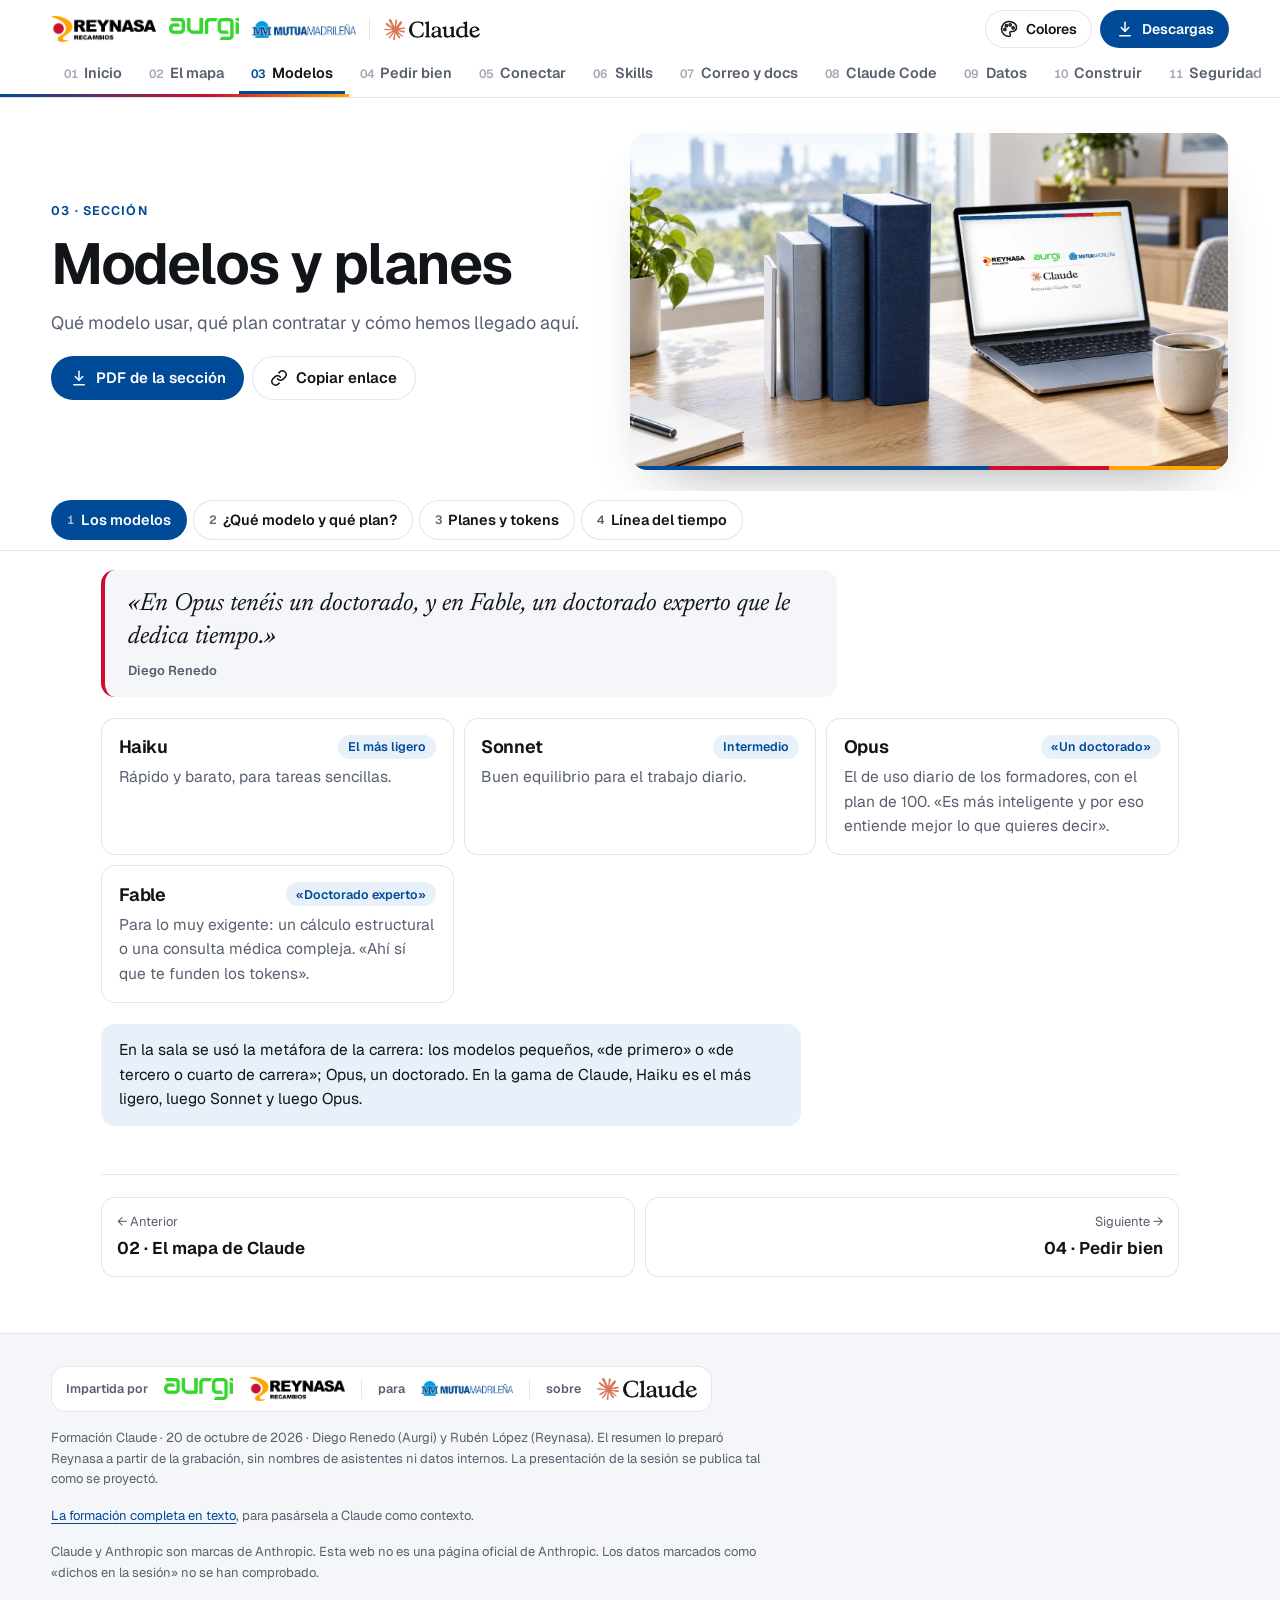
<file: modelos/index.html>
<!doctype html>
<html lang="es">
<head>
<meta charset="utf-8">
<meta name="viewport" content="width=device-width, initial-scale=1">
<meta name="robots" content="noindex, nofollow">
<title>Modelos y planes · Formación Claude</title>
<meta name="description" content="Qué modelo usar, qué plan contratar y cómo hemos llegado aquí.">
<meta property="og:title" content="03 · Modelos y planes · Formación Claude">
<meta property="og:description" content="Qué modelo usar, qué plan contratar y cómo hemos llegado aquí.">
<meta property="og:image" content="https://rubeniarey.github.io/formacion-claude/assets/og.jpg">
<meta name="twitter:card" content="summary_large_image">
<link rel="icon" href="../assets/logos/claude-spark.svg">
<meta http-equiv="refresh" content="0; url=../#/modelos">
<script>location.replace('../' + location.search + '#/modelos');</script>
<style>body{font:16px system-ui,sans-serif;margin:0;padding:24px 16px;background:#fff;color:#15171c}a{color:#004A98}</style>
</head>
<body><p><a href="../#/modelos">Ir a «Modelos y planes»</a></p></body>
</html>
</file>
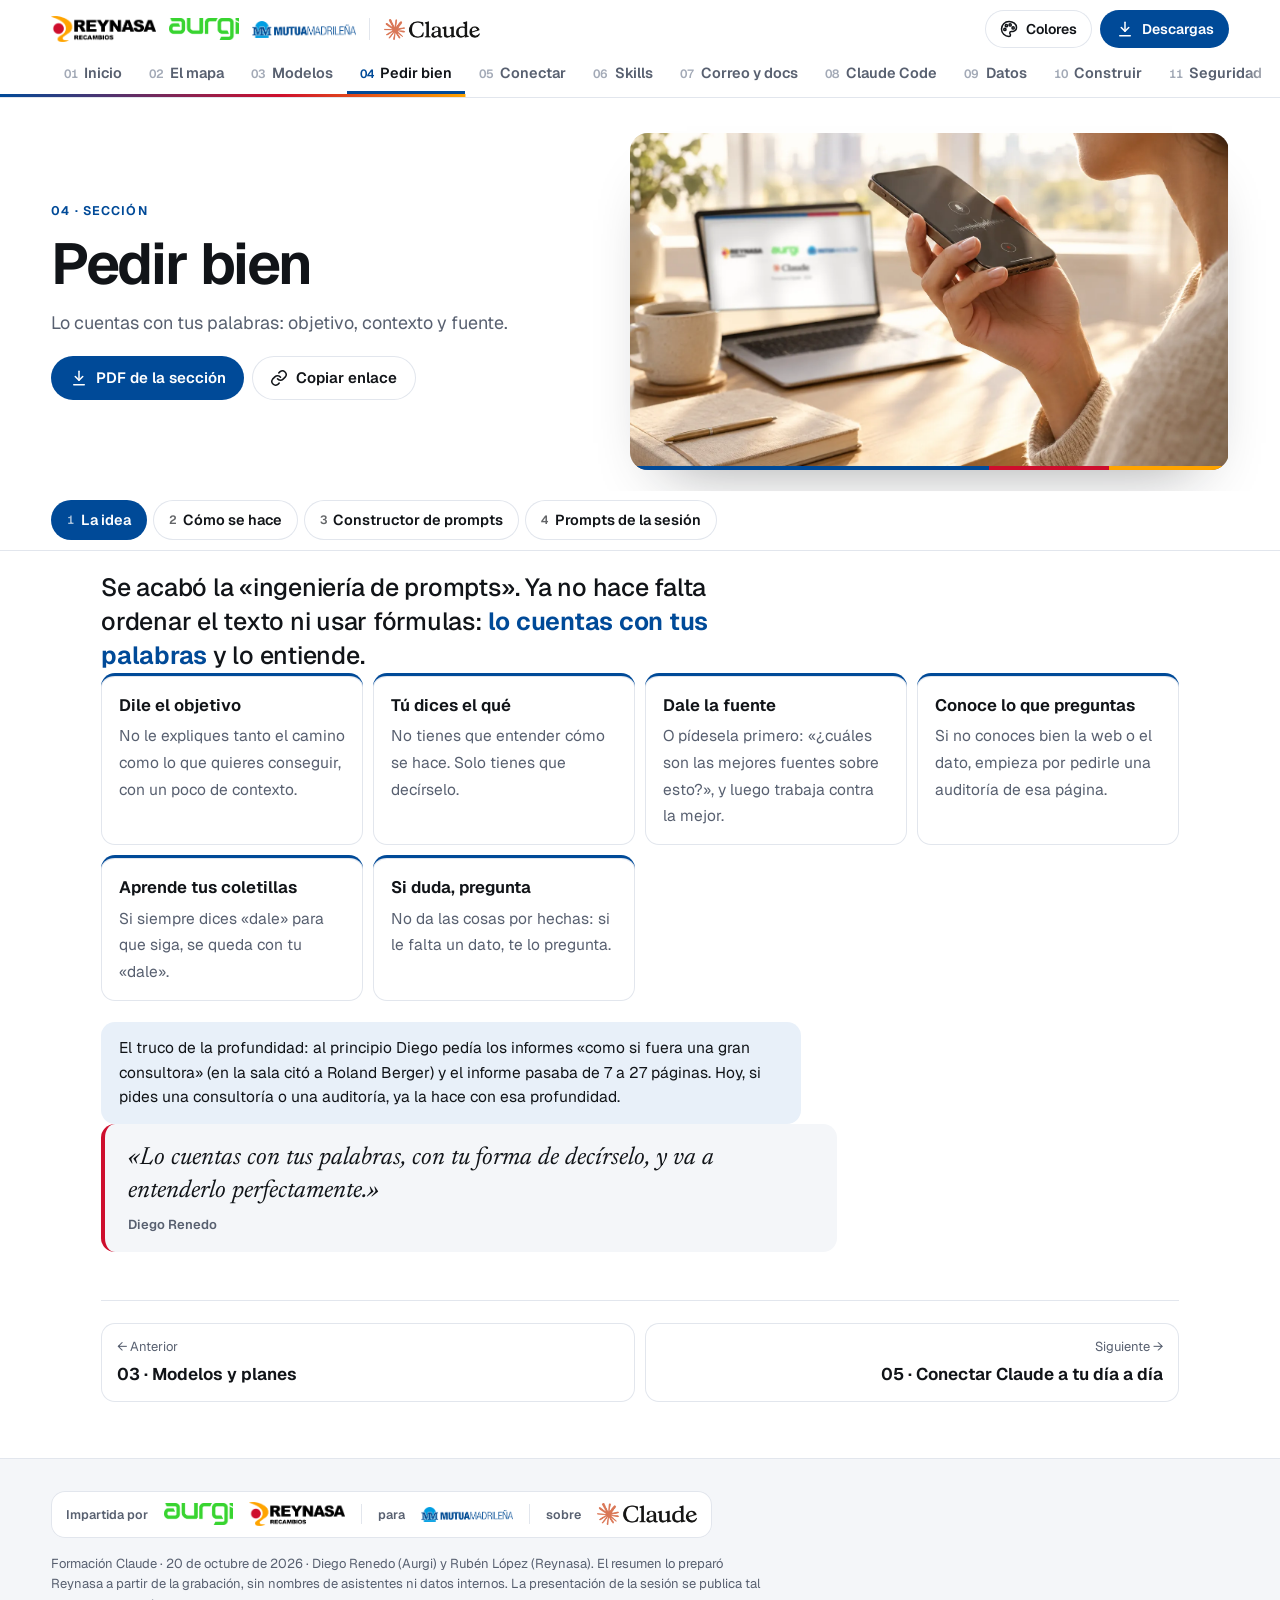
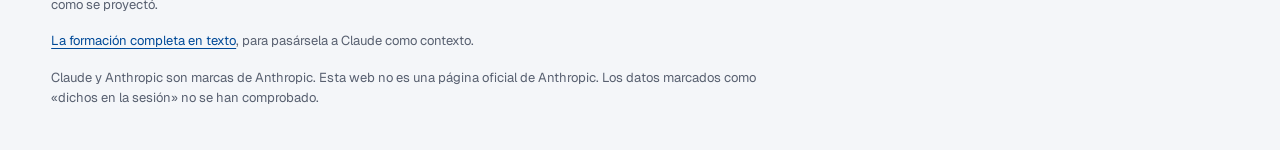
<file: pedir-bien/index.html>
<!doctype html>
<html lang="es">
<head>
<meta charset="utf-8">
<meta name="viewport" content="width=device-width, initial-scale=1">
<meta name="robots" content="noindex, nofollow">
<title>Pedir bien · Formación Claude</title>
<meta name="description" content="Lo cuentas con tus palabras: objetivo, contexto y fuente.">
<meta property="og:title" content="04 · Pedir bien · Formación Claude">
<meta property="og:description" content="Lo cuentas con tus palabras: objetivo, contexto y fuente.">
<meta property="og:image" content="https://rubeniarey.github.io/formacion-claude/assets/og.jpg">
<meta name="twitter:card" content="summary_large_image">
<link rel="icon" href="../assets/logos/claude-spark.svg">
<meta http-equiv="refresh" content="0; url=../#/pedir-bien">
<script>location.replace('../' + location.search + '#/pedir-bien');</script>
<style>body{font:16px system-ui,sans-serif;margin:0;padding:24px 16px;background:#fff;color:#15171c}a{color:#004A98}</style>
</head>
<body><p><a href="../#/pedir-bien">Ir a «Pedir bien»</a></p></body>
</html>
</file>
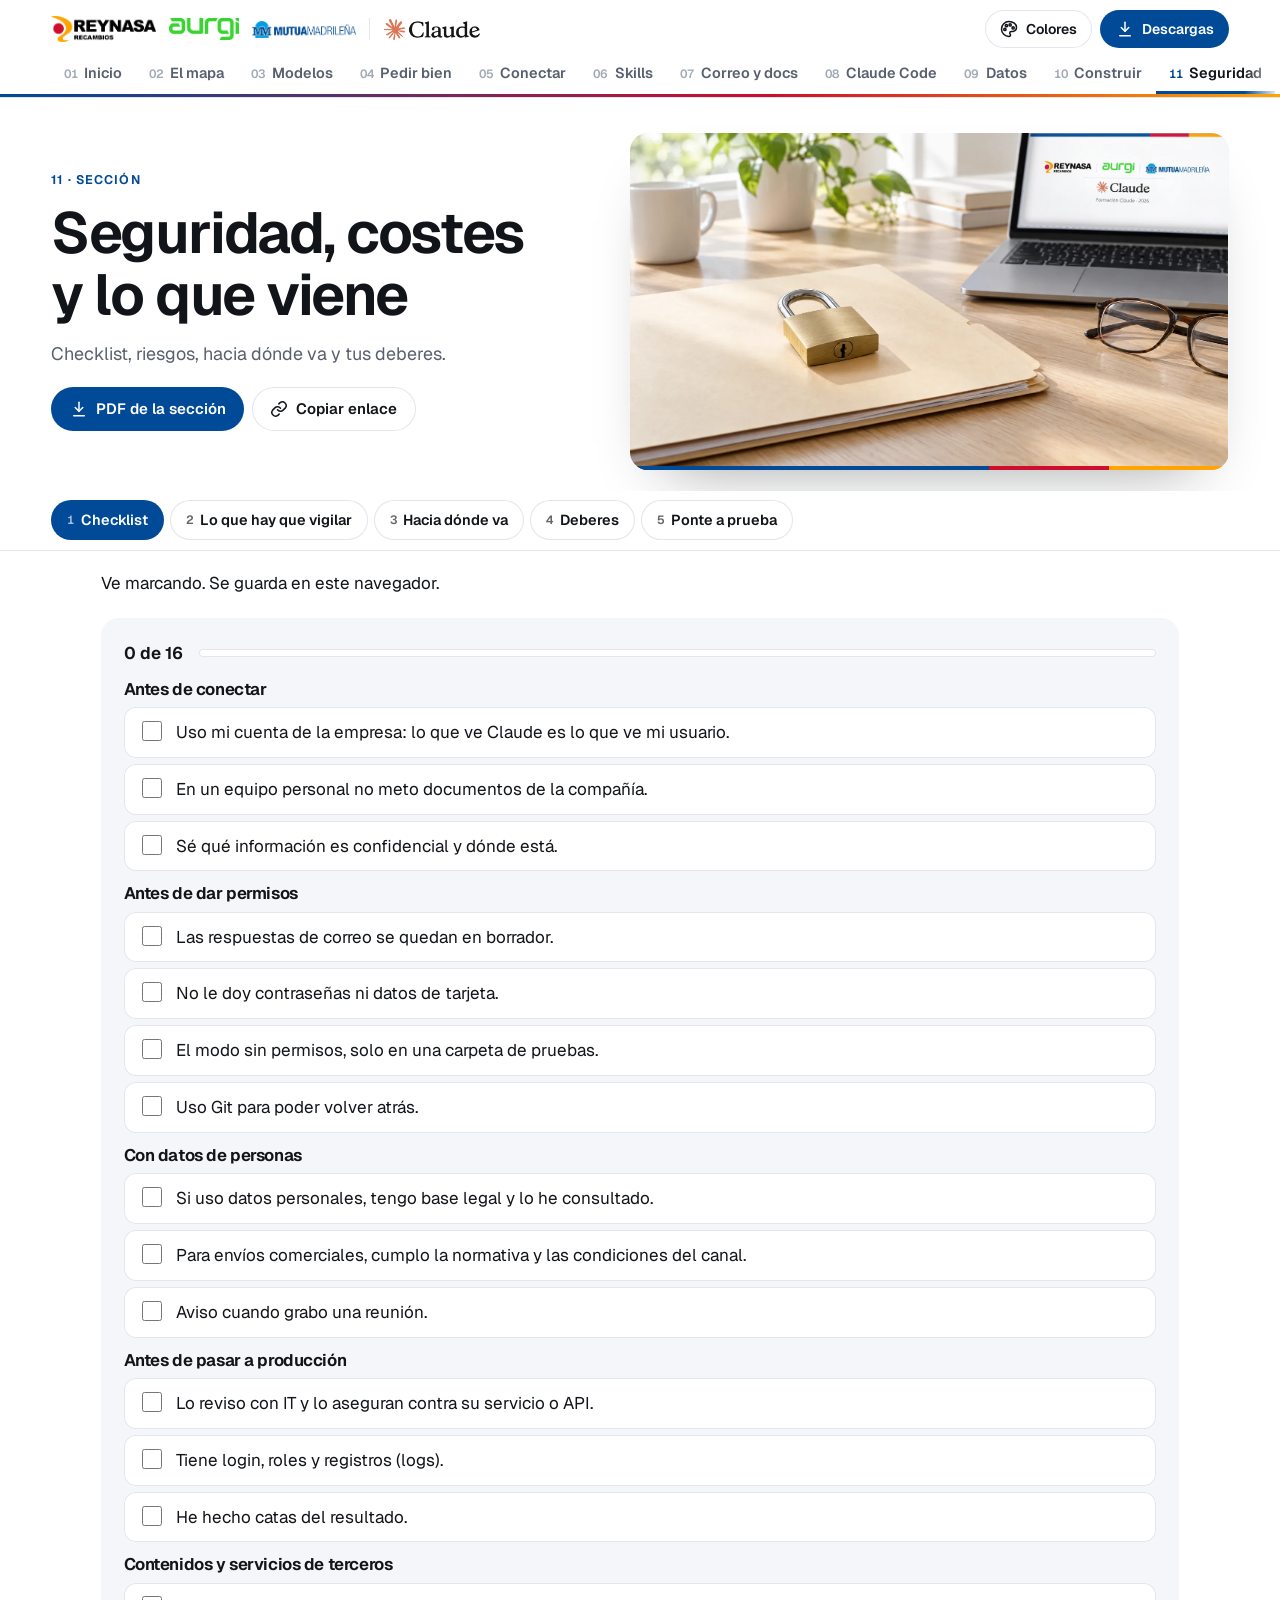
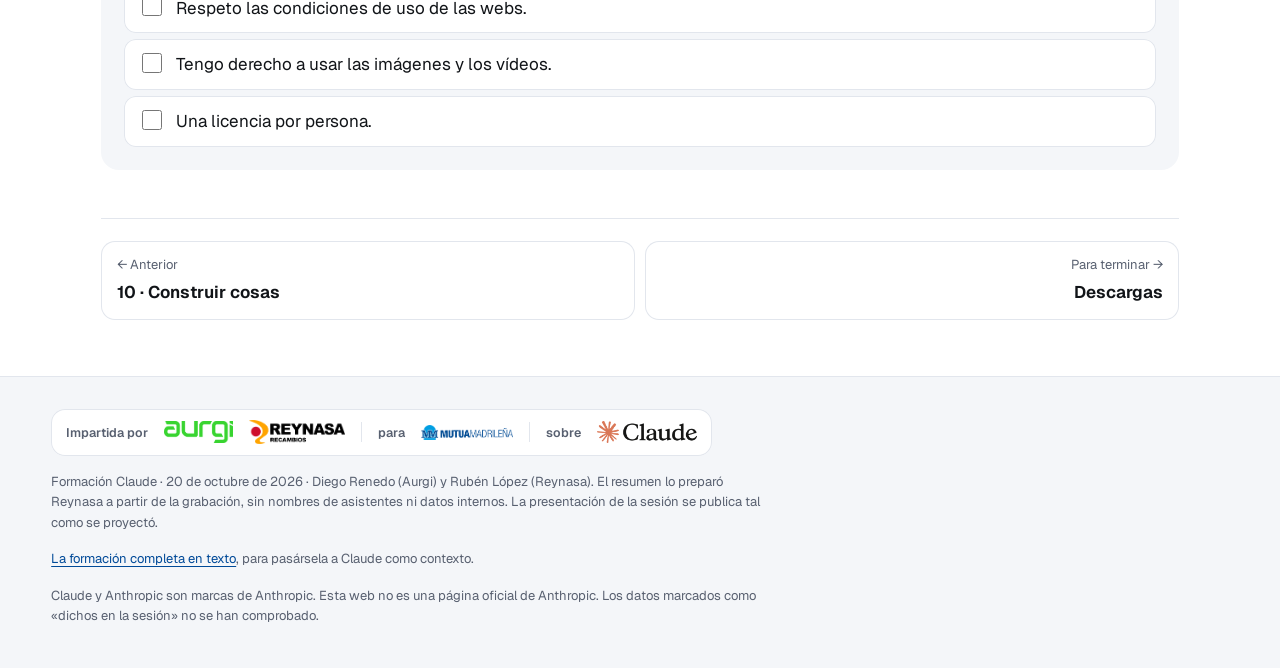
<file: seguridad/index.html>
<!doctype html>
<html lang="es">
<head>
<meta charset="utf-8">
<meta name="viewport" content="width=device-width, initial-scale=1">
<meta name="robots" content="noindex, nofollow">
<title>Seguridad, costes y lo que viene · Formación Claude</title>
<meta name="description" content="Checklist, riesgos, hacia dónde va y tus deberes.">
<meta property="og:title" content="11 · Seguridad, costes y lo que viene · Formación Claude">
<meta property="og:description" content="Checklist, riesgos, hacia dónde va y tus deberes.">
<meta property="og:image" content="https://rubeniarey.github.io/formacion-claude/assets/og.jpg">
<meta name="twitter:card" content="summary_large_image">
<link rel="icon" href="../assets/logos/claude-spark.svg">
<meta http-equiv="refresh" content="0; url=../#/seguridad">
<script>location.replace('../' + location.search + '#/seguridad');</script>
<style>body{font:16px system-ui,sans-serif;margin:0;padding:24px 16px;background:#fff;color:#15171c}a{color:#004A98}</style>
</head>
<body><p><a href="../#/seguridad">Ir a «Seguridad, costes y lo que viene»</a></p></body>
</html>
</file>
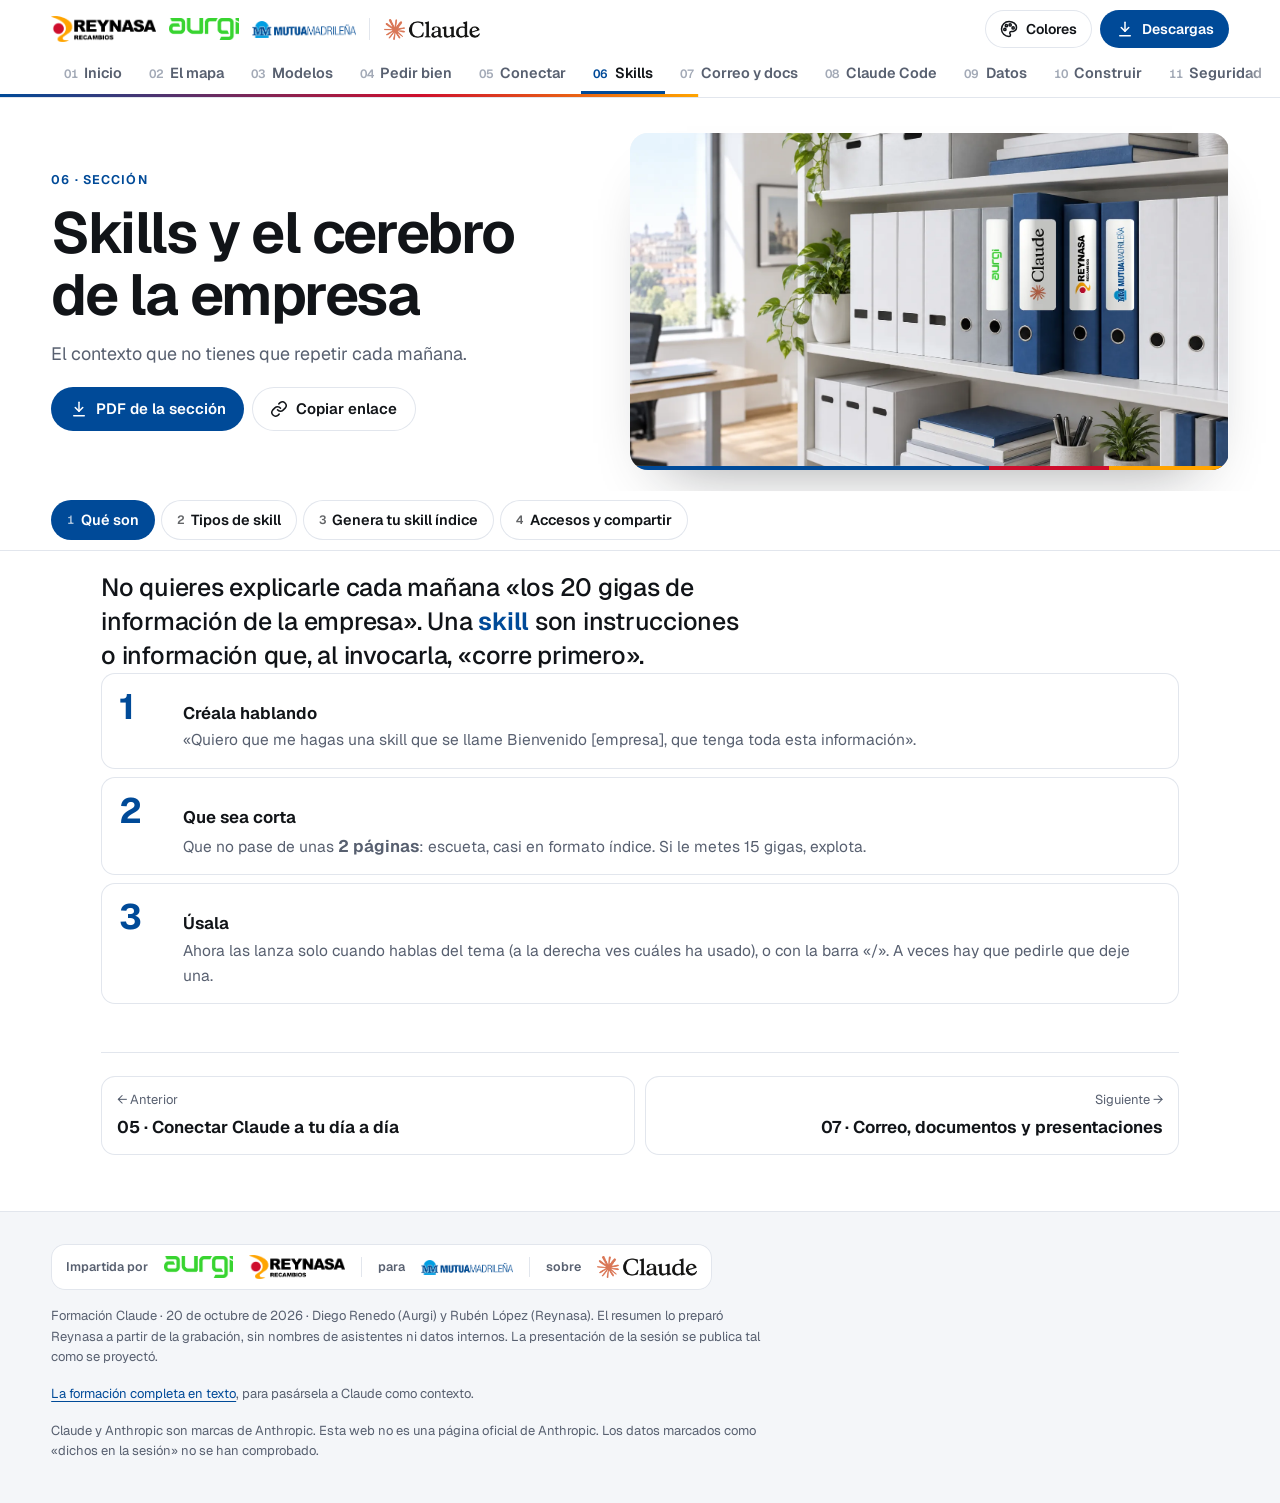
<file: skills/index.html>
<!doctype html>
<html lang="es">
<head>
<meta charset="utf-8">
<meta name="viewport" content="width=device-width, initial-scale=1">
<meta name="robots" content="noindex, nofollow">
<title>Skills y el cerebro de la empresa · Formación Claude</title>
<meta name="description" content="El contexto que no tienes que repetir cada mañana.">
<meta property="og:title" content="06 · Skills y el cerebro de la empresa · Formación Claude">
<meta property="og:description" content="El contexto que no tienes que repetir cada mañana.">
<meta property="og:image" content="https://rubeniarey.github.io/formacion-claude/assets/og.jpg">
<meta name="twitter:card" content="summary_large_image">
<link rel="icon" href="../assets/logos/claude-spark.svg">
<meta http-equiv="refresh" content="0; url=../#/skills">
<script>location.replace('../' + location.search + '#/skills');</script>
<style>body{font:16px system-ui,sans-serif;margin:0;padding:24px 16px;background:#fff;color:#15171c}a{color:#004A98}</style>
</head>
<body><p><a href="../#/skills">Ir a «Skills y el cerebro de la empresa»</a></p></body>
</html>
</file>
<file: estilos.css>
/* Formación Claude · estilo «Escenas», versión pestañas.
   Colores de Reynasa por defecto; con [data-tema] se cambia a los de Aurgi o Mutua. El naranja arcilla es solo para lo que es Claude. */
:root, [data-tema="reynasa"] {
  --marca: #004A98; --marca-osc: #003874; --marca-suave: #e8f0f9;
  --acento: #CE0E2D; --resalte: #FFA400; --resalte-t: #b26f00;
}
[data-tema="aurgi"] {
  --marca: #333F48; --marca-osc: #222b31; --marca-suave: #ebf8e8;
  --acento: #007D15; --resalte: #38D430; --resalte-t: #007D15;
}
[data-tema="mutua"] {
  --marca: #004b93; --marca-osc: #003a72; --marca-suave: #e5f3fb;
  --acento: #0079b8; --resalte: #009ee2; --resalte-t: #0079b8;
}
:root {
  --tinta: #111418; --suave: #586070; --fondo: #ffffff; --fondo-2: #f4f6f9; --linea: #e2e6ed;
  --claude: #d97757; --claude-osc: #b9573a; --claude-suave: #f8e7df;
  --sans: "Geist", system-ui, -apple-system, "Segoe UI", sans-serif;
  --serif: "Newsreader", Georgia, serif;
  --ease: cubic-bezier(.2, .7, .2, 1);
  --radio: 14px;
  --col: clamp(16px, 4vw, 56px);
  --alto-barra: 112px;
  color-scheme: light;
}
*, *::before, *::after { box-sizing: border-box; }
html { -webkit-text-size-adjust: 100%; text-size-adjust: 100%; scroll-padding-top: calc(var(--alto-barra) + 60px); }
body { margin: 0; background: var(--fondo); color: var(--tinta); font: 400 17px/1.58 var(--sans); -webkit-font-smoothing: antialiased; overflow-x: clip; }
@supports not (overflow: clip) { body { overflow-x: hidden; } }
img, video { max-width: 100%; height: auto; display: block; }
h1, h2, h3 { font-weight: 650; letter-spacing: -0.025em; line-height: 1.08; margin: 0; text-wrap: balance; }
p { margin: 0; text-wrap: pretty; }
a { color: var(--marca); text-underline-offset: .2em; }
b, strong { font-weight: 650; }
:focus-visible { outline: 3px solid var(--resalte); outline-offset: 3px; }
a, button, summary, label, select { touch-action: manipulation; }
.saltar { position: absolute; left: -9999px; top: 8px; z-index: 300; background: var(--tinta); color: #fff; padding: .6rem 1rem; border-radius: 8px; }
.saltar:focus { left: 8px; }
.oculto { position: absolute !important; width: 1px; height: 1px; overflow: hidden; clip: rect(0 0 0 0); white-space: nowrap; }

/* ------------------------------------------------------------ botones */
.btn { appearance: none; border: 0; cursor: pointer; display: inline-flex; align-items: center; gap: .5rem; min-height: 44px; padding: 0 1.15rem; border-radius: 999px; font: 600 15px/1 var(--sans); background: var(--marca); color: #fff; text-decoration: none; transition: background-color 200ms var(--ease), transform 200ms var(--ease); }
.btn:hover { background: var(--marca-osc); transform: translateY(-1px); }
.btn--claro { background: #fff; color: var(--tinta); box-shadow: inset 0 0 0 1px var(--linea); }
.btn--claro:hover { background: var(--fondo-2); }
.btn svg { width: 18px; height: 18px; flex: none; }
.chip { display: inline-flex; align-items: center; gap: .35rem; padding: .28rem .62rem; border-radius: 999px; font: 600 12.5px/1.2 var(--sans); background: var(--fondo-2); color: var(--suave); white-space: nowrap; }
.chip--marca { background: var(--marca-suave); color: var(--marca); }
.chip--claude { background: var(--claude-suave); color: var(--claude-osc); }
.chip--claude::before { content: ""; width: 10px; height: 10px; background: url(assets/logos/claude-spark.svg) center/contain no-repeat; }
.kicker { font: 650 12.5px/1.3 var(--sans); letter-spacing: .09em; text-transform: uppercase; color: var(--marca); }

/* ------------------------------------------------------------ cabecera */
.barra { position: sticky; top: 0; z-index: 60; background: rgba(255, 255, 255, .94); backdrop-filter: saturate(1.4) blur(12px); -webkit-backdrop-filter: saturate(1.4) blur(12px); border-bottom: 1px solid var(--linea); }
.barra__fila { display: flex; align-items: center; gap: 1rem; padding: .65rem var(--col) .35rem; }
.marcas { display: flex; align-items: center; gap: .85rem; text-decoration: none; min-width: 0; }
.marcas img { height: 24px; width: auto; }
.marcas .l-reynasa { height: 26px; }
.marcas .l-mutua { height: 17px; }
.marcas .l-aurgi { height: 22px; }
.marcas .l-claude { height: 21px; }
.marcas__sep { width: 1px; height: 22px; background: var(--linea); flex: none; }
.barra__acc { margin-left: auto; display: flex; gap: 8px; align-items: center; }
.barra__acc .btn { min-height: 38px; padding: 0 .95rem; font-size: 14px; }
.pestanas { overflow-x: auto; scrollbar-width: none; padding: 0 var(--col); -webkit-mask-image: linear-gradient(90deg, transparent 0, #000 calc(var(--col) * .7), #000 calc(100% - var(--col) * .7), transparent 100%); mask-image: linear-gradient(90deg, transparent 0, #000 calc(var(--col) * .7), #000 calc(100% - var(--col) * .7), transparent 100%); }
.pestanas::-webkit-scrollbar { display: none; }
.pestanas ol { list-style: none; margin: 0; padding: 0; display: flex; gap: 2px; }
.pestanas a { display: flex; align-items: baseline; gap: .4rem; white-space: nowrap; padding: .72rem .78rem .68rem; color: var(--suave); text-decoration: none; font: 600 14.5px/1 var(--sans); border-bottom: 3px solid transparent; transition: color 160ms var(--ease), border-color 160ms var(--ease); }
.pestanas a .n { font: 600 12px/1 var(--sans); color: #a3aab7; font-variant-numeric: tabular-nums; }
.pestanas a:hover { color: var(--tinta); }
.pestanas a[aria-current="page"] { color: var(--tinta); border-bottom-color: var(--marca); }
.pestanas a[aria-current="page"] .n { color: var(--marca); }
.barra__progreso { height: 3px; }
.barra__progreso i { display: block; height: 100%; background: linear-gradient(90deg, var(--marca), var(--acento) 60%, var(--resalte)); transform-origin: 0 50%; transform: scaleX(.09); transition: transform 500ms var(--ease); }

/* selector de colores */
.colores { position: relative; }
.colores__panel { position: absolute; right: 0; top: calc(100% + 8px); z-index: 80; width: min(320px, calc(100vw - 32px)); background: #fff; border-radius: var(--radio); box-shadow: 0 18px 50px -18px rgba(17, 20, 24, .35), inset 0 0 0 1px var(--linea); padding: .9rem; display: grid; gap: .5rem; }
.colores__panel[hidden] { display: none; }
.colores__panel p { font-size: 13.5px; color: var(--suave); }
.tema { appearance: none; border: 0; cursor: pointer; display: grid; grid-template-columns: auto 1fr auto; align-items: center; gap: .8rem; width: 100%; padding: .7rem .75rem; border-radius: 12px; background: var(--fondo-2); text-align: left; font: 600 15px/1.2 var(--sans); color: var(--tinta); }
.tema:hover { background: #eceff4; }
.tema[aria-pressed="true"] { box-shadow: inset 0 0 0 2px var(--tinta); background: #fff; }
.tema__muestra { display: flex; }
.tema__muestra i { width: 18px; height: 18px; border-radius: 50%; box-shadow: 0 0 0 2px #fff; }
.tema__muestra i + i { margin-left: -5px; }
.tema img { height: 18px; width: auto; justify-self: end; }

/* ------------------------------------------------------------ escenas */
#escenario { outline: none; min-height: calc(100svh - var(--alto-barra)); }
.escena { padding-bottom: 1.5rem; }
.escena > * { animation: entra .7s var(--ease) both; }
.escena > *:nth-child(2) { animation-delay: .06s; } .escena > *:nth-child(3) { animation-delay: .12s; }
@keyframes entra { from { opacity: 0; transform: translateY(14px); } }
.cuerpo { padding: 0 var(--col); max-width: 1180px; margin: 0 auto; }
.panel { min-height: 42svh; }
.panel > * + * { margin-top: 1.3rem; }
.panel > .h { margin-top: 2.4rem; }

/* cabecera de sección: texto + vídeo */
.cabecera { display: grid; grid-template-columns: minmax(0, 1fr) minmax(0, 1.12fr); gap: clamp(1.2rem, 3.5vw, 3rem); align-items: center; padding: clamp(1.2rem, 3vw, 2.2rem) var(--col) 1.3rem; max-width: 1320px; margin: 0 auto; }
.cabecera__texto { display: grid; gap: .85rem; }
.cabecera__texto h1 { font-size: clamp(2.1rem, 4.6vw, 3.6rem); }
.cabecera__texto > p:not(.kicker) { font-size: 1.12rem; color: var(--suave); max-width: 34rem; }
.cabecera__acc { display: flex; flex-wrap: wrap; gap: 8px; margin-top: .3rem; }
.medio { position: relative; margin: 0; border-radius: 18px; overflow: hidden; aspect-ratio: 16 / 9; background: var(--fondo-2); box-shadow: 0 30px 60px -36px rgba(17, 20, 24, .45); }
.medio img, .medio video { position: absolute; inset: 0; width: 100%; height: 100%; object-fit: cover; }
.medio::after { content: ""; position: absolute; inset: auto 0 0 0; height: 4px; background: linear-gradient(90deg, var(--marca) 0 60%, var(--acento) 60% 80%, var(--resalte) 80%); }
.medio img { animation: medioEntra 1.2s var(--ease) both; }
@keyframes medioEntra { from { transform: scale(1.06); opacity: .5; } }

/* portada: escena con capas */
.portada { position: relative; height: max(560px, calc(100svh - var(--alto-barra) - 24px)); margin: 12px var(--col) 1.6rem; border-radius: 22px; overflow: hidden; background: var(--fondo-2); isolation: isolate; }
.portada__fondo { position: absolute; inset: -3%; width: 106%; max-width: none; height: 106%; object-fit: cover; }
.capa { position: absolute; will-change: transform; transition: transform 600ms var(--ease); z-index: 2; }
.capa--sujeto { width: min(58%, 760px); right: 3%; bottom: -2%; filter: drop-shadow(0 34px 44px rgba(17, 20, 24, .22)); animation: sujetoEntra 1.1s .15s var(--ease) both; }
.capa--hojas { width: 30%; left: -5%; bottom: -9%; filter: blur(1.5px); animation: hojasEntra 1.2s .3s var(--ease) both; }
@media (min-width: 861px) and (max-width: 1279px) { .capa--sujeto { width: 48%; right: 1%; } }
@keyframes sujetoEntra { from { transform: translateY(40px); opacity: 0; } }
@keyframes hojasEntra { from { transform: translate(-40px, 30px); opacity: 0; } }
.portada::after { content: ""; position: absolute; inset: 0; z-index: 1; background: linear-gradient(90deg, rgba(255, 255, 255, .95) 0%, rgba(255, 255, 255, .78) 34%, rgba(255, 255, 255, 0) 60%); pointer-events: none; }
.portada__texto { position: relative; z-index: 3; max-width: 44rem; height: 100%; padding: clamp(1.5rem, 5vw, 4rem); display: grid; gap: 1.05rem; align-content: center; }
.portada__texto h1 { font-size: clamp(2.2rem, 4.4vw, 3.7rem); }
.portada__texto h1 em { font-style: normal; color: var(--marca); }
.portada__sub { color: var(--suave); font-size: clamp(1rem, 1.6vw, 1.15rem); max-width: 33rem; }
.alianza { display: flex; flex-wrap: wrap; align-items: center; gap: .55rem 1rem; padding: .7rem .9rem; border-radius: 14px; background: rgba(255, 255, 255, .86); box-shadow: inset 0 0 0 1px var(--linea); width: fit-content; max-width: 100%; }
.alianza span { font-size: 12.5px; color: var(--suave); font-weight: 600; }
.alianza img { height: 22px; width: auto; }
.alianza .l-mutua { height: 15px; }
.alianza .l-reynasa { height: 24px; }
.alianza i { width: 1px; height: 20px; background: var(--linea); }
@media (min-width: 861px) { .portada .alianza { gap: .55rem .75rem; } .portada .alianza img { height: 20px; } .portada .alianza .l-mutua { height: 14px; } .portada .alianza .l-reynasa { height: 22px; } }
@media (min-width: 1100px) { .portada .alianza { flex-wrap: nowrap; width: max-content; max-width: none; } .portada .alianza span { white-space: nowrap; } }

/* subpestañas */
.subpestanas { position: sticky; top: var(--alto-barra); z-index: 30; display: flex; gap: 6px; overflow-x: auto; scrollbar-width: none; padding: .6rem var(--col); margin-bottom: 1.2rem; background: rgba(255, 255, 255, .95); backdrop-filter: blur(8px); -webkit-backdrop-filter: blur(8px); border-bottom: 1px solid var(--linea); }
.subpestanas::-webkit-scrollbar { display: none; }
.subpestanas a { flex: none; display: inline-flex; align-items: center; gap: .4rem; min-height: 40px; padding: 0 1rem; border-radius: 999px; background: #fff; box-shadow: inset 0 0 0 1px var(--linea); color: var(--tinta); text-decoration: none; font: 600 14.5px/1 var(--sans); transition: background-color 160ms var(--ease); }
.subpestanas a:hover { background: var(--fondo-2); }
.subpestanas a[aria-current="page"] { background: var(--marca); color: #fff; box-shadow: none; }
.subpestanas .n { font-size: 12px; opacity: .65; font-variant-numeric: tabular-nums; }

/* ------------------------------------------------------------ bloques */
.lead { font-size: clamp(1.25rem, 2.1vw, 1.55rem); line-height: 1.38; max-width: 38ch; font-weight: 500; letter-spacing: -0.01em; }
.lead b { color: var(--marca); }
.h { font-size: clamp(1.35rem, 2.2vw, 1.75rem); }
.p { max-width: 70ch; }
.lista { padding-left: 1.2rem; display: grid; gap: .45rem; max-width: 70ch; margin: 0; }
.lista li::marker { color: var(--acento); }
.iterar { list-style: none; margin: 0; padding: 0; display: grid; gap: 8px; max-width: 44rem; }
.iterar li { display: flex; gap: .7rem; align-items: flex-start; background: var(--marca); color: #fff; border-radius: var(--radio); padding: .85rem 1.05rem; font-weight: 500; }
.iterar li::before { content: "↳"; color: var(--resalte); font-weight: 700; }
.claves { display: grid; grid-template-columns: repeat(auto-fit, minmax(min(15.5rem, 100%), 1fr)); gap: 10px; margin: 0; padding: 0; list-style: none; }
.claves li { background: #fff; border-radius: var(--radio); padding: 1rem 1.1rem; box-shadow: inset 0 0 0 1px var(--linea); border-top: 3px solid var(--marca); }
.claves b { display: block; font-size: 1.04rem; margin-bottom: .25rem; }
.claves span { color: var(--suave); font-size: 15.5px; }
.pasos { list-style: none; margin: 0; padding: 0; display: grid; gap: 8px; counter-reset: paso; }
.pasos li { counter-increment: paso; display: grid; grid-template-columns: 3rem 1fr; gap: .15rem 1rem; align-items: baseline; background: #fff; border-radius: var(--radio); padding: 1rem 1.1rem; box-shadow: inset 0 0 0 1px var(--linea); }
.pasos li::before { content: counter(paso); grid-row: span 2; font: 700 2.2rem/1 var(--sans); color: var(--marca); letter-spacing: -0.04em; }
.pasos b { font-size: 1.05rem; }
.pasos span { color: var(--suave); font-size: 15.5px; }
.cita { margin: 0; padding: 1.2rem 1.4rem; border-radius: var(--radio); background: var(--fondo-2); border-left: 4px solid var(--acento); max-width: 46rem; }
.cita p { font: italic 400 clamp(1.25rem, 2.1vw, 1.55rem)/1.32 var(--serif); }
.cita cite { display: block; margin-top: .5rem; font: 600 13px/1.2 var(--sans); font-style: normal; color: var(--suave); }
.nota { background: var(--marca-suave); border-radius: var(--radio); padding: .9rem 1.1rem; font-size: 15.5px; max-width: 70ch; }
.aviso { background: #fff5f5; border-radius: var(--radio); padding: .9rem 1.1rem; font-size: 15.5px; max-width: 70ch; box-shadow: inset 0 0 0 1px #f3d0d5; }
.aviso::before { content: "Ojo · "; font-weight: 700; color: #b00d27; }
.tabla-env { overflow-x: auto; border-radius: var(--radio); box-shadow: inset 0 0 0 1px var(--linea); }
.tabla { width: 100%; border-collapse: collapse; font-size: 15.5px; }
.tabla th { text-align: left; font-weight: 650; padding: .8rem 1rem; background: var(--fondo-2); }
.tabla td { vertical-align: top; padding: .8rem 1rem; border-top: 1px solid var(--linea); }
.tabla td:first-child { font-weight: 600; }
.tarjetas { display: grid; grid-template-columns: repeat(auto-fit, minmax(min(17rem, 100%), 1fr)); gap: 10px; }
.tarjeta { background: #fff; border-radius: var(--radio); padding: 1.05rem 1.1rem; box-shadow: inset 0 0 0 1px var(--linea); display: grid; gap: .4rem; align-content: start; transition: box-shadow 200ms var(--ease), transform 200ms var(--ease); }
.tarjeta:hover { box-shadow: inset 0 0 0 1.5px var(--marca); transform: translateY(-2px); }
.tarjeta__cab { display: flex; justify-content: space-between; align-items: center; gap: .5rem; flex-wrap: wrap; }
.tarjeta h3 { font-size: 1.12rem; }
.tarjeta p { color: var(--suave); font-size: 15.5px; }
.datos { display: grid; grid-template-columns: repeat(4, minmax(0, 1fr)); gap: 12px; }
.datos div { border-top: 3px solid var(--marca); padding-top: .6rem; }
.datos b { display: block; font-size: clamp(1.45rem, 2.6vw, 2.1rem); letter-spacing: -0.04em; line-height: 1.1; font-variant-numeric: tabular-nums; }
.datos span { font-size: 14px; color: var(--suave); }
.ideas { display: grid; grid-template-columns: repeat(3, minmax(0, 1fr)); gap: 12px; }
.ideas article { background: #fff; border-radius: var(--radio); padding: 1.1rem; box-shadow: inset 0 0 0 1px var(--linea); }
.ideas h3 { font-size: 1.22rem; margin-bottom: .4rem; color: var(--marca); }
.ideas p { color: var(--suave); font-size: 15.5px; }
.linea { list-style: none; margin: 0; padding: 0; display: grid; grid-template-columns: repeat(auto-fit, minmax(min(12rem, 100%), 1fr)); gap: 10px; counter-reset: l; position: relative; }
.linea li { position: relative; background: #fff; border-radius: var(--radio); padding: 1.6rem 1.05rem 1rem; box-shadow: inset 0 0 0 1px var(--linea); }
.linea li::before { content: ""; position: absolute; top: .85rem; left: 1.05rem; width: 10px; height: 10px; border-radius: 50%; background: var(--resalte); box-shadow: 0 0 0 4px var(--marca-suave); }
.linea small { display: block; font-weight: 700; color: var(--marca); font-size: 13px; margin: .35rem 0 .2rem; letter-spacing: .02em; }
.linea b { display: block; font-size: 1.05rem; }
.linea span { color: var(--suave); font-size: 15px; }
.antes { display: grid; grid-template-columns: repeat(auto-fit, minmax(min(16rem, 100%), 1fr)); gap: 10px; }
.giro { appearance: none; border: 0; cursor: pointer; text-align: left; padding: 0; background: none; font: inherit; color: inherit; perspective: 900px; min-height: 170px; }
.giro__in { position: relative; display: block; height: 100%; min-height: 170px; transform-style: preserve-3d; transition: transform 600ms var(--ease); }
.giro[aria-pressed="true"] .giro__in { transform: rotateY(180deg); }
.giro__cara { position: absolute; inset: 0; backface-visibility: hidden; border-radius: var(--radio); padding: 1.05rem 1.1rem; display: grid; align-content: space-between; gap: .5rem; }
.giro__cara--a { background: #fff; box-shadow: inset 0 0 0 1px var(--linea); }
.giro__cara--b { background: var(--marca); color: #fff; transform: rotateY(180deg); }
.giro__cara small { font-weight: 700; font-size: 12px; letter-spacing: .08em; text-transform: uppercase; opacity: .7; }
.giro__cara b { font-size: 1.08rem; }
.giro__cara span { font-size: 15px; }
.giro__cara--a span { color: var(--suave); }
.giro__pista { font-size: 12.5px; font-weight: 600; color: var(--marca); }
.giro__cara--b .giro__pista { color: var(--resalte); }
.mapa { list-style: none; margin: 0; padding: 0; display: grid; grid-template-columns: repeat(auto-fill, minmax(min(16rem, 100%), 1fr)); gap: 10px; }
.mapa a { display: grid; grid-template-columns: auto 1fr; gap: .1rem .8rem; align-items: center; padding: .65rem; border-radius: var(--radio); background: #fff; box-shadow: inset 0 0 0 1px var(--linea); text-decoration: none; color: var(--tinta); transition: box-shadow 160ms var(--ease), transform 160ms var(--ease); height: 100%; }
.mapa a:hover { box-shadow: inset 0 0 0 1.5px var(--marca); transform: translateY(-1px); }
.mapa img { grid-row: span 2; width: 88px; height: 56px; object-fit: cover; border-radius: 9px; }
.mapa b { font-size: .98rem; line-height: 1.2; }
.mapa span { font-size: 13.5px; color: var(--suave); line-height: 1.3; }

/* prompts */
.prompts { display: grid; grid-template-columns: repeat(auto-fit, minmax(min(22rem, 100%), 1fr)); gap: 12px; }
.prompt { background: #fff; border-radius: var(--radio); box-shadow: inset 0 0 0 1px var(--linea); padding: 1.05rem; display: grid; gap: .7rem; align-content: start; }
.prompt__cab { display: flex; justify-content: space-between; gap: .5rem; align-items: center; flex-wrap: wrap; }
.prompt__cab h3 { font-size: 1.04rem; letter-spacing: -0.01em; }
.prompt__texto { font: 400 15px/1.55 ui-monospace, "SFMono-Regular", Consolas, monospace; background: var(--fondo-2); border-radius: 10px; padding: .85rem .95rem; white-space: pre-wrap; word-break: break-word; border-left: 3px solid var(--claude); }
.prompt__res { font-size: 14.5px; color: var(--suave); }
.prompt__res b { color: var(--tinta); }
.copiar { appearance: none; border: 0; cursor: pointer; justify-self: start; display: inline-flex; gap: .4rem; align-items: center; min-height: 40px; padding: 0 .9rem; border-radius: 999px; background: var(--marca-suave); color: var(--marca); font: 600 14px/1 var(--sans); transition: background-color 200ms var(--ease); }
.copiar:hover { filter: brightness(.96); }
.copiar svg { width: 16px; height: 16px; flex: none; }
/* chuleta de prompts (solo para el PDF) */
.chuleta { padding: 0; }
.chuleta__cab { display: flex; justify-content: space-between; align-items: center; gap: 1rem; border-bottom: 3px solid var(--marca); padding-bottom: 4mm; margin-bottom: 4mm; }
.chuleta__cab h1 { font-size: 20pt; }
.chuleta__cab .alianza { box-shadow: none; padding: 0; background: none; }
.chuleta__cab .alianza img { height: 16px; }
.chuleta__cab .alianza .l-mutua { height: 11px; }
.chuleta__rejilla { columns: 2; column-gap: 6mm; }
.chuleta__item { break-inside: avoid; margin: 0 0 3.2mm; padding: 2.6mm 3mm; border-radius: 6px; background: var(--fondo-2); border-left: 3px solid var(--claude); }
.chuleta__item b { display: block; font-size: 9.5pt; color: var(--marca); margin-bottom: 1mm; }
.chuleta__item p { font: 400 8.6pt/1.42 ui-monospace, Consolas, monospace; }
.chuleta__pie { margin-top: 3mm; font-size: 8pt; color: var(--suave); }
.copiar.ok { background: #e3f4e6; color: #22622d; }

/* ------------------------------------------------------------ herramientas */
.herramienta { background: var(--fondo-2); border-radius: 18px; padding: clamp(1rem, 2.5vw, 1.4rem); }
.form { display: grid; gap: 12px; background: #fff; border-radius: var(--radio); box-shadow: inset 0 0 0 1px var(--linea); padding: 1.05rem; }
.campo { display: grid; gap: .3rem; border: 0; padding: 0; margin: 0; min-width: 0; }
.campo > span, .campo legend { font: 650 14px/1.3 var(--sans); padding: 0; }
.campo small { color: var(--suave); font-size: 13px; font-weight: 400; }
.campo input[type="text"], .campo textarea, .campo select { font: 400 16px/1.4 var(--sans); color: var(--tinta); background: var(--fondo-2); border: 1px solid var(--linea); border-radius: 10px; padding: .6rem .7rem; width: 100%; }
.campo textarea { resize: vertical; min-height: 4.4rem; }
.opciones { display: flex; flex-wrap: wrap; gap: 6px; }
.opciones label { position: relative; }
.opciones input { position: absolute; opacity: 0; inset: 0; cursor: pointer; margin: 0; }
.opciones span { display: inline-flex; min-height: 38px; align-items: center; padding: 0 .85rem; border-radius: 999px; background: var(--fondo-2); font: 600 14px/1 var(--sans); color: var(--suave); box-shadow: inset 0 0 0 1px var(--linea); transition: background-color 160ms var(--ease), color 160ms var(--ease); }
.opciones input:checked + span { background: var(--marca); color: #fff; box-shadow: none; }
.opciones input:focus-visible + span { outline: 3px solid var(--resalte); outline-offset: 2px; }
.dos-col { display: grid; grid-template-columns: minmax(0, 1fr) minmax(0, 1fr); gap: 14px; align-items: start; }
.salida { position: sticky; top: calc(var(--alto-barra) + 70px); background: var(--tinta); color: #fff; border-radius: var(--radio); padding: 1.15rem; display: grid; gap: .9rem; }
.salida__cab { display: flex; justify-content: space-between; align-items: center; gap: .5rem; }
.salida__texto { font: 400 1.08rem/1.5 var(--serif); white-space: pre-wrap; min-height: 6rem; }
.salida__texto--mono { font: 400 14px/1.55 ui-monospace, Consolas, monospace; }
.salida .copiar { background: var(--claude); color: #fff; }
.salida .copiar.ok { background: #e3f4e6; color: #22622d; }
.resultado { background: #fff; border-radius: var(--radio); box-shadow: inset 0 0 0 1px var(--linea); padding: 1.1rem; display: grid; gap: .55rem; border-top: 4px solid var(--marca); }
.resultado h3 { font-size: 1.3rem; }
.resultado p { color: var(--suave); }
.resultado .big { font-size: clamp(1.6rem, 3vw, 2.2rem); font-weight: 700; color: var(--marca); letter-spacing: -0.03em; }
.oficios { display: flex; flex-wrap: wrap; gap: 8px; }
.oficios button { appearance: none; border: 0; cursor: pointer; min-height: 40px; padding: 0 1rem; border-radius: 999px; background: #fff; box-shadow: inset 0 0 0 1px var(--linea); font: 600 14.5px/1 var(--sans); color: var(--tinta); }
.oficios button[aria-pressed="true"] { background: var(--marca); color: #fff; box-shadow: none; }
.semaforo { display: grid; gap: 1rem; }
.semaforo__rango { display: grid; grid-template-columns: repeat(3, 1fr); gap: 6px; }
.semaforo__rango label { position: relative; }
.semaforo__rango input { position: absolute; opacity: 0; inset: 0; cursor: pointer; margin: 0; }
.semaforo__rango span { display: grid; place-items: center; gap: .3rem; padding: .8rem .5rem; border-radius: 12px; background: #fff; box-shadow: inset 0 0 0 1px var(--linea); font: 650 14.5px/1.2 var(--sans); text-align: center; }
.semaforo__rango span::before { content: ""; width: 16px; height: 16px; border-radius: 50%; background: var(--c); box-shadow: 0 0 0 4px color-mix(in srgb, var(--c) 22%, transparent); }
.semaforo__rango input:checked + span { box-shadow: inset 0 0 0 2px var(--tinta); }
.semaforo__rango input:focus-visible + span { outline: 3px solid var(--resalte); outline-offset: 2px; }
.preguntas { display: grid; gap: 10px; }
.pregunta { background: #fff; border-radius: var(--radio); box-shadow: inset 0 0 0 1px var(--linea); padding: .95rem 1.05rem; display: grid; gap: .6rem; }
.pregunta { margin: 0; border: 0; min-width: 0; }
.pregunta legend { font-weight: 650; padding: 0; float: left; width: 100%; margin-bottom: .55rem; }
.pregunta legend + * { clear: both; }
.pregunta.bien { box-shadow: inset 0 0 0 2px #2f8a3e; }
.pregunta.mal { box-shadow: inset 0 0 0 2px #c9372c; }
.pregunta__sol { font-size: 14.5px; color: var(--suave); }
.check__prog { display: flex; align-items: center; gap: 1rem; font-weight: 650; }
.check__barra { flex: 1; height: 8px; border-radius: 99px; background: #fff; box-shadow: inset 0 0 0 1px var(--linea); overflow: hidden; }
.check__barra i { display: block; height: 100%; background: var(--marca); transform-origin: 0 50%; transform: scaleX(0); transition: transform 300ms var(--ease); }
.check__grupo { display: grid; gap: 6px; }
.check__grupo h3 { font-size: 1.05rem; margin: .8rem 0 .2rem; }
.check__grupo label { display: flex; gap: .7rem; align-items: flex-start; background: #fff; border-radius: 12px; padding: .75rem .9rem; box-shadow: inset 0 0 0 1px var(--linea); cursor: pointer; }
.check__grupo input { width: 20px; height: 20px; accent-color: var(--marca); margin-top: .12rem; flex: none; }

/* anterior / siguiente */
.sigue { display: grid; grid-template-columns: 1fr 1fr; gap: 10px; margin-top: 3rem; padding-top: 1.4rem; border-top: 1px solid var(--linea); }
.sigue a { display: grid; gap: .2rem; padding: .9rem 1rem; border-radius: var(--radio); text-decoration: none; color: var(--tinta); background: #fff; box-shadow: inset 0 0 0 1px var(--linea); transition: box-shadow 160ms var(--ease); }
.sigue a:hover { box-shadow: inset 0 0 0 1.5px var(--marca); }
.sigue small { color: var(--suave); font-size: 13px; }
.sigue span { font-weight: 650; }
.sigue .sig { text-align: right; }

/* descargas */
.descargas { display: grid; gap: 1.2rem; }
.descargas__top { display: grid; grid-template-columns: repeat(auto-fit, minmax(min(15rem, 100%), 1fr)); gap: 10px; }
.descarga { display: grid; gap: .35rem; padding: 1.1rem; border-radius: var(--radio); background: var(--marca); color: #fff; text-decoration: none; transition: transform 200ms var(--ease), background-color 200ms var(--ease); }
.descarga:hover { background: var(--marca-osc); transform: translateY(-2px); }
.descarga b { font-size: 1.15rem; }
.descarga span { opacity: .8; font-size: 14px; }
.descarga--claro { background: #fff; color: var(--tinta); box-shadow: inset 0 0 0 1px var(--linea); }
.descarga--claro:hover { background: var(--fondo-2); }
.sin-js { padding: 2rem 1rem; max-width: 40rem; margin: 0 auto; }
.presentacion { display: grid; grid-template-columns: minmax(0, 1fr) minmax(0, 1.15fr); gap: 1.5rem; align-items: center; padding: 1.4rem; border-radius: var(--radio); background: var(--marca-suave); }
.presentacion__texto { display: grid; gap: .7rem; }
.presentacion__texto h2 { font-size: clamp(1.4rem, 2.4vw, 1.8rem); }
.presentacion__texto p:not(.kicker) { color: var(--suave); }
.presentacion__acc { display: flex; flex-wrap: wrap; gap: 8px; margin-top: .3rem; }
.presentacion__mini { display: grid; grid-template-columns: 1fr 1fr; gap: 10px; }
.presentacion--sesion { background: #1f2024; color: #f4f1ea; }
.presentacion--sesion .kicker { color: #e9a184; }
.presentacion--sesion .presentacion__texto p:not(.kicker) { color: #cfc9be; }
.presentacion__mini img { width: 100%; height: auto; border-radius: 8px; box-shadow: 0 8px 22px -10px rgba(17, 20, 24, .35); }
@media (max-width: 860px) { .presentacion { grid-template-columns: 1fr; padding: 1.1rem; } }
.lista-pdf { list-style: none; margin: 0; padding: 0; display: grid; grid-template-columns: repeat(auto-fill, minmax(min(17rem, 100%), 1fr)); gap: 8px; }
.lista-pdf a { display: flex; justify-content: space-between; gap: .6rem; align-items: center; padding: .75rem .9rem; border-radius: 12px; background: #fff; box-shadow: inset 0 0 0 1px var(--linea); color: var(--tinta); text-decoration: none; font-weight: 600; font-size: 15px; }
.lista-pdf a:hover { box-shadow: inset 0 0 0 1.5px var(--marca); }
.lista-pdf small { color: var(--suave); font-weight: 500; white-space: nowrap; }

/* pie */
.pie { margin-top: 2rem; padding: 2rem var(--col) 2.6rem; background: var(--fondo-2); border-top: 1px solid var(--linea); }
.pie__in { max-width: 1180px; margin: 0 auto; display: grid; gap: 1rem; }
.pie .alianza { background: #fff; }
.pie p { font-size: 13px; color: var(--suave); max-width: 80ch; }

@media (max-width: 860px) {
  :root { --alto-barra: 100px; }
  .barra__fila { padding-top: .5rem; gap: .6rem; }
  .marcas { gap: .55rem; }
  .marcas .l-otra { display: none; }
  .marcas .l-reynasa { height: 21px; }
  .marcas img { height: 19px; }
  .barra__acc .btn span { display: none; }
  .barra__acc .btn { padding: 0 .7rem; }
  .cabecera { grid-template-columns: 1fr; padding-top: 1rem; }
  .cabecera .medio { order: -1; }
  .portada { height: auto; min-height: 84svh; margin: 10px 10px 1.4rem; }
  .portada::after { background: linear-gradient(180deg, rgba(255, 255, 255, .96) 0%, rgba(255, 255, 255, .86) 52%, rgba(255, 255, 255, 0) 80%); }
  .portada__texto { align-content: start; padding: 1.4rem 1.15rem 58vw; }
  .capa--sujeto { width: 92%; right: -8%; }
  .capa--hojas { width: 46%; }
  .datos { grid-template-columns: repeat(2, minmax(0, 1fr)); }
  .ideas { grid-template-columns: 1fr; }
  .dos-col { grid-template-columns: 1fr; }
  .salida { position: static; }
  .sigue { grid-template-columns: 1fr; }
  .sigue .sig { text-align: left; }
  .tabla thead { display: none; }
  .tabla, .tabla tbody, .tabla tr, .tabla td { display: block; width: 100%; }
  .tabla tr { padding: .7rem 1rem; border-top: 1px solid var(--linea); }
  .tabla td { border: 0; padding: .12rem 0; }
  .tabla td[data-l]::before { content: attr(data-l); display: block; font-weight: 700; font-size: .75rem; color: var(--suave); margin-top: .3rem; }
}
@media (prefers-reduced-motion: reduce) {
  *, *::before, *::after { animation-duration: .01ms !important; animation-iteration-count: 1 !important; transition-duration: .01ms !important; }
  .capa { transform: none !important; }
}

/* ------------------------------------------------------------ impresión (PDF) */
.imp { display: none; }
@media print {
  @page { size: A4; margin: 16mm 15mm 18mm; }
  body { font-size: 11pt; line-height: 1.5; }
  .barra, .subpestanas, .sigue, .cabecera__acc, .pie, .saltar, .herramienta-web, .copiar { display: none !important; }
  .imp { display: block; }
  .escena > * { animation: none !important; }
  .cabecera { padding: 0 0 6mm; grid-template-columns: 1fr 1fr; break-inside: avoid; }
  .cabecera__texto h1 { font-size: 26pt; }
  .medio { box-shadow: none; }
  .panel { min-height: 0; }
  .cuerpo { padding: 0; max-width: none; }
  .bloque-sub { break-before: auto; }
  .bloque-sub > h2 { font-size: 16pt; margin: 8mm 0 3mm; padding-top: 3mm; border-top: 2px solid var(--marca); }
  .tarjeta, .claves li, .pasos li, .prompt, .cita, .nota, .aviso, .ideas article, .linea li, .giro, .resultado, .tabla tr { break-inside: avoid; }
  .giro__in { transform: none !important; }
  .giro__cara { position: static; backface-visibility: visible; transform: none !important; }
  .giro__cara--b { margin-top: 4px; }
  .giro__pista { display: none; }
  .datos, .mapa li { break-inside: avoid; }
  .escena + .escena { break-before: page; }
  .portada-imp { display: grid; gap: 7mm; margin-bottom: 6mm; }
  .portada-imp__texto { display: grid; gap: 4mm; }
  .portada-imp__texto h1 { font-size: 30pt; }
  .portada-imp__texto h1 em { font-style: normal; color: var(--marca); }
  .portada-imp__img { position: relative; height: 112mm; border-radius: 6mm; overflow: hidden; }
  .portada-imp__img img { position: absolute; inset: 0; width: 100%; height: 100%; object-fit: cover; }
  a { color: inherit; text-decoration: none; }
}
</file>
